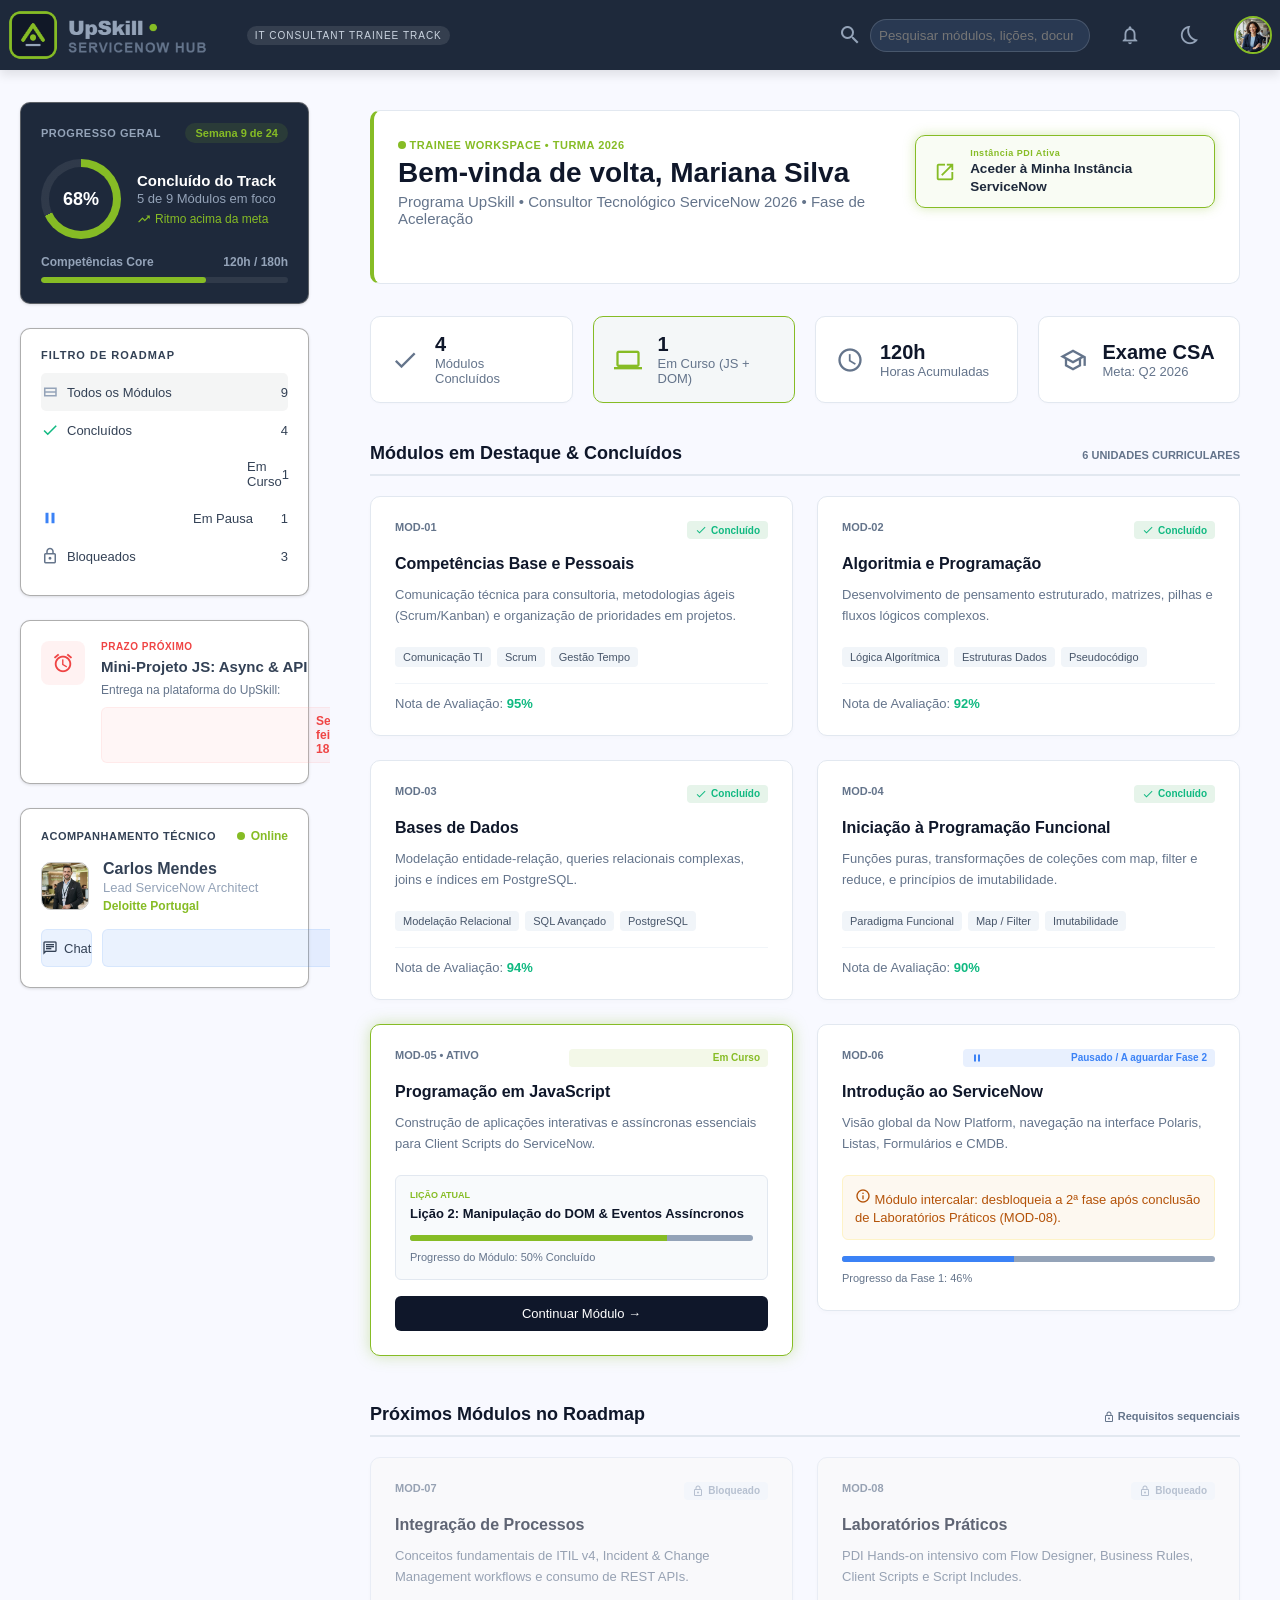
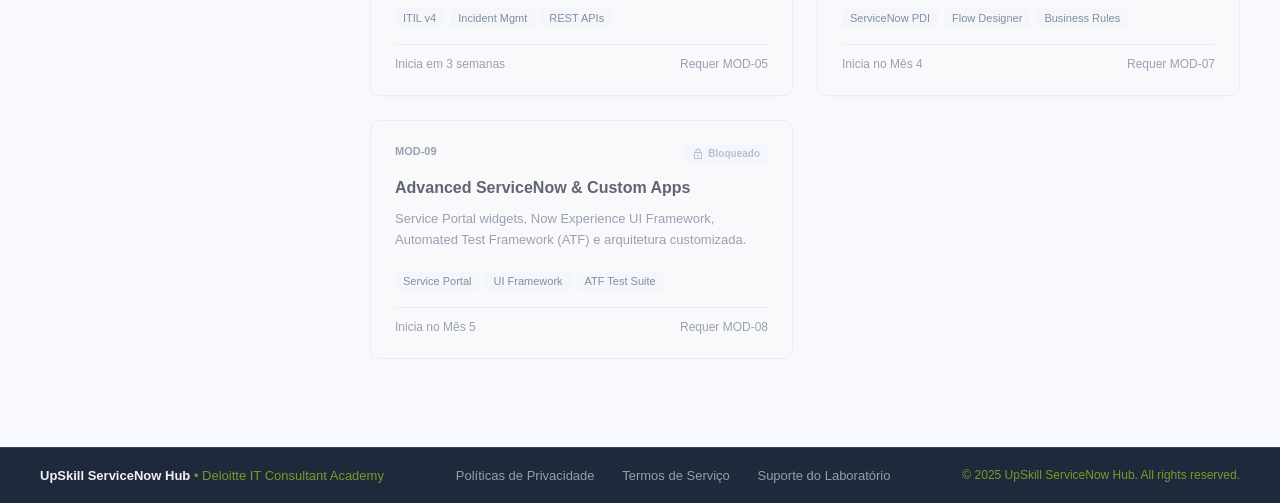
<file: index.html>
<!DOCTYPE html>
<html lang="pt">

<head>
    <meta charset="UTF-8">
    <meta name="viewport" content="width=device-width, initial-scale=1.0">
    <title>UpSkill ServiceNow Hub - Dashboard</title>
    <link rel="stylesheet" href="https://fonts.googleapis.com/icon?family=Material+Icons+Outlined">
    <link rel="stylesheet" href="style.css">
</head>

<body>
    <!-- HEADER GLOBAL -->
    <header class="header-global">
        <!-- HEADER LADO ESQUERDO -->
        <div class="header-esquerda">
            <a href="index.html" class="logo-area">
                <img class="logo-hub" src="assets/Logo-Hub.png" alt="Logo UpSkill ServiceNow Hub">
                <span class="badge-trainee">IT CONSULTANT TRAINEE TRACK</span>
            </a>
        </div>
        <!-- HEADER LADO DIREITO -->
        <div class="header-direita">
            <div class="header-direita-elementos">
                <div class="barra-pesquisa">
                    <i class="material-icons-outlined search">search</i>
                    <input type="text" placeholder="Pesquisar módulos, lições, documentação...">
                </div>
                <button class="icon-notificacao">
                    <i class="material-icons-outlined notifications">
                        notifications
                    </i>
                </button>
                <button class="icon-dark-light-mode" onclick="document.body.classList.toggle('modo-escuro') ">
                    <i class="material-icons-outlined">bedtime</i>
                </button>
            </div>

            <div class="perfil-dropdown" tabindex="0">
                <img src="assets/foto.png" alt="Foto de Perfil" class="avatar-header">
                <ul>
                    <li><a href="#"><i class="material-icons-outlined person">person</i> O Meu Perfil</a></li>
                    <li><a href="#"><i class="material-icons-outlined settings">settings</i> Defenições</a></li>
                    <li class="separador"></li>
                    <li><a href="#"><i class="material-icons-outlined door-back">door_back</i> Terminar sessão</a>
                    </li>
                </ul>
            </div>
        </div>
    </header>
    <!-- CONTAINER PRINCIPAL PARA SER USADO NO LAYOUT (CSS GRID) -->
    <div class="main-layout">
        <!-- SIDEBAR DA ESQUERDA -->
        <aside class="sidebar-lateral">
            <!-- WIDGET 1: PROGRESSO -->
            <div class="widget widget-progresso">
                <div class="progresso-topo">
                    <h3>PROGRESSO GERAL</h3>
                    <span class="badge-semana">Semana 9 de 24</span>
                </div>
                <div class="progresso-conteudo">
                    <div class="progresso-radial">
                        <span class="percentagem">68%</span>
                    </div>
                    <div class="progresso-texto-desc">
                        <h4>Concluído do Track</h4>
                        <p class="modulos-foco">5 de 9 Módulos em foco</p>
                        <p class="ritmo-status">
                            <i class="material-icons-outlined trendiing-up">trending_up</i> Ritmo acima da meta
                        </p>
                    </div>
                </div>
                <div class="progresso-base">
                    <div class="base-labels">
                        <span>Competências Core</span>
                        <span>120h / 180h</span>
                    </div>
                    <div class="barra-horizontal-container">
                        <div class="barra-horizontal-fill"></div>
                    </div>
                </div>
            </div>
            <!-- WIDGET 2: FILTROS -->
            <div class="widget widget-filtros">
                <h3>FILTRO DE ROADMAP</h3>
                <ul>
                    <li class="active"><span><i class="material-icons-outlined view-stream">view_stream</i> Todos os
                            Módulos</span> <span class="qtd">9</span></li>
                    <li><span><i class="material-icons-outlined done">done</i> Concluídos</span> <span
                            class="qtd">4</span></li>
                    <li><span><i class="material-icons-outlined play-circle">play_circle</i> Em Curso</span> <span
                            class="qtd">1</span></li>
                    <li><span><i class="material-icons-outlined pause-circle">pause_circle</i> Em Pausa</span> <span
                            class="qtd">1</span></li>
                    <li><span><i class="material-icons-outlined lock">lock</i> Bloqueados</span> <span
                            class="qtd">3</span></li>
                </ul>
            </div>
            <!-- WIDGET 3: PRAZO PRÓXIMO -->
            <div class="widget widget-prazo">
                <div class="prazo-icone-box">
                    <i class="material-icons-outlined alarm">alarm</i>
                </div>
                <div class="prazo-conteudo">
                    <span class="tag-prazo">PRAZO PRÓXIMO</span>
                    <h4>Mini-Projeto JS: Async & API</h4>
                    <p>Entrega na plataforma do UpSkill:</p>
                    <div class="badge-data-prazo">
                        <i class="material-icons-outlined calendar-month">calendar_month</i>
                        <span>Sexta-feira, 18:00</span>
                    </div>
                </div>
            </div>
            <!-- WIDGET 4: MENTOR -->
            <div class="widget widget-mentor">
                <div class="mentor-topo">
                    <h3>ACOMPANHAMENTO TÉCNICO</h3>
                    <span class="status-online">
                        <span class="ponto-verde"></span> Online
                    </span>
                </div>
                <div class="mentor-perfil-bloco">
                    <img src="assets/Carlos Mendes.jpg" alt="Carlos Mendes" class="avatar-mentor-img">
                    <div class="mentor-dados-texto">
                        <h4>Carlos Mendes</h4>
                        <p class="cargo-mentor">Lead ServiceNow Architect</p>
                        <p class="empresa-mentor">Deloitte Portugal</p>
                    </div>
                </div>
                <div class="mentor-botoes-row">
                    <button class="btn-mentor-acao">
                        <i class="material-icons-outlined chat">chat</i>
                        <span>Chat</span>
                    </button>
                    <button class="btn-mentor-acao">
                        <i class="material-icons-outlined calendar-month">calendar_month</i>
                        <span>Agenda</span>
                    </button>
                </div>
            </div>
        </aside>


        <!-- WORKPLACE DIREITA -->
        <main class="workspace-conteudo">
            <div class="caixa-standard-deloitte">
                <!-- ZONA DE BOAS-VINDAS  -->
                <div class="workplace-header">
                    <div class="boas-vindas-texto">
                        <span class="contexto-tag"><span class="ponto-verde"></span> TRAINEE WORKSPACE • TURMA
                            2026</span>
                        <h1>Bem-vinda de volta, Mariana Silva</h1>
                        <p>Programa UpSkill • Consultor Tecnológico ServiceNow 2026 • Fase de Aceleração</p>
                    </div>
                    <div class="pdi-link">
                        <a href="https://servicenow.com" target="_blank" class="btn-pdi-instancia">
                            <i class="material-icons-outlined">open_in_new</i>
                            <div class="pdi-texto-bloco">
                                <span>Instância PDI Ativa</span>
                                <strong>Aceder à Minha Instância ServiceNow</strong>
                            </div>
                        </a>
                    </div>
                </div>
            </div>
            <!--Sumário dos módulos-->
            <div class="summary-cards">
                <div class="s-card"><i class="material-icons-outlined check">check</i>
                    <div><strong>4</strong> Módulos Concluídos</div>
                </div>
                <div class="s-card-active"><i class="material-icons-outlined computer">computer</i>
                    <div><strong>1</strong> Em Curso (JS + DOM)</div>
                </div>
                <div class="s-card"><i class="material-icons-outlined schedule">schedule</i>
                    <div><strong>120h</strong> Horas Acumuladas</div>
                </div>
                <div class="s-card"><i class="material-icons-outlined school">school</i>
                    <div><strong>Exame CSA</strong> Meta: Q2 2026</div>
                </div>
            </div>

            <!-- SECÇÃO: MÓDULOS EM GRID -->
            <section class="bloco-modulos">
                <div class="bloco-header">
                    <h2>Módulos em Destaque & Concluídos</h2>
                    <span class="subtext">6 UNIDADES CURRICULARES</span>
                </div>

                <div class="grid-cards">
                    <!-- 1 - Competências Base e Pessoais -->
                    <a href="competencias-modulo.html" class="card-link">
                        <article class="card modulo-concluido">
                            <div class="card-topo"><span>MOD-01</span> <span class="badge badge-concluido">
                                    <i class="material-icons-outlined check">check</i>Concluído</span>
                            </div>
                            <h3>Competências Base e Pessoais</h3>
                            <p>Comunicação técnica para consultoria, metodologias ágeis (Scrum/Kanban) e organização de
                                prioridades em projetos.</p>
                            <div class="card-tags"><span>Comunicação TI</span> <span>Scrum</span> <span>Gestão
                                    Tempo</span>
                            </div>
                            <div class="card-nota">Nota de Avaliação: <strong>95%</strong></div>
                        </article>
                    </a>
                    <!-- 2 - Algoritmia e Programação -->
                    <a href="algoritmia-modulo.html" class="card-link">
                        <article class="card modulo-concluido">
                            <div class="card-topo"><span>MOD-02</span> <span class="badge badge-concluido">
                                    <i class="material-icons-outlined check">check</i>Concluído</span>
                            </div>
                            <h3>Algoritmia e Programação</h3>
                            <p>Desenvolvimento de pensamento estruturado, matrizes, pilhas e fluxos lógicos complexos.
                            </p>
                            <div class="card-tags"><span>Lógica Algorítmica</span> <span>Estruturas Dados</span>
                                <span>Pseudocódigo</span>
                            </div>
                            <div class="card-nota">Nota de Avaliação: <strong>92%</strong></div>
                        </article>
                    </a>
                    <!-- 3 - Bases de Dados -->
                    <a href="db-modulo.html" class="card-link">
                        <article class="card modulo-concluido">
                            <div class="card-topo"><span>MOD-03</span> <span class="badge badge-concluido">
                                    <i class="material-icons-outlined check">check</i>Concluído</span>
                            </div>
                            <h3>Bases de Dados</h3>
                            <p>Modelação entidade-relação, queries relacionais complexas, joins e índices em PostgreSQL.
                            </p>
                            <div class="card-tags"><span>Modelação Relacional</span> <span>SQL Avançado</span>
                                <span>PostgreSQL</span>
                            </div>
                            <div class="card-nota">Nota de Avaliação: <strong>94%</strong></div>
                        </article>
                    </a>
                    <!-- 4 - Iniciação à Programação Funcional -->
                    <a href="pfuncional-modulo.html" class="card-link">
                        <article class="card modulo-concluido">
                            <div class="card-topo"><span>MOD-04</span> <span class="badge badge-concluido">
                                    <i class="material-icons-outlined check">check</i>Concluído</span>
                            </div>
                            <h3>Iniciação à Programação Funcional</h3>
                            <p>Funções puras, transformações de coleções com map, filter e reduce, e princípios de
                                imutabilidade.</p>
                            <div class="card-tags"><span>Paradigma Funcional</span> <span>Map / Filter</span>
                                <span>Imutabilidade</span>
                            </div>
                            <div class="card-nota">Nota de Avaliação: <strong>90%</strong></div>
                        </article>
                    </a>
                    <!-- 5 - Programação em JavaScript (EM CURSO) -->

                    <article class="card modulo-atual">
                        <a href="js-modulo-licao1.html" class="card-link-fantasma"></a>
                        <div class="card-topo">
                            <span>MOD-05 • ATIVO</span>
                            <span class="badge badge-curso">
                                <i class="material-icons-outlined play-circle">play_circle</i>
                                Em Curso
                            </span>
                        </div>
                        <h3>Programação em JavaScript</h3>
                        <p>Construção de aplicações interativas e assíncronas essenciais para Client Scripts do
                            ServiceNow.</p>

                        <div class="licao-atual-box">
                            <span class="box-label">LIÇÃO ATUAL</span>
                            <p><strong>Lição 2: Manipulação do DOM & Eventos Assíncronos</strong></p>
                            <div class="bar-progresso-container">
                                <div class="bar-fill" style="width: 75%;"></div>
                            </div>
                            <span class="bar-text">Progresso do Módulo: 50% Concluído</span>
                        </div>
                        <a href="js-modulo-licao2.html" class="btn-continuar">Continuar Módulo →</a>
                    </article>

                    <!-- 6 - ServiceNow -->
                    <a href="servicenow-modulo.html" class="card-link">
                        <article class="card modulo-pausado">
                            <div class="card-topo"><span>MOD-06</span> <span class="badge badge-pausa">
                                    <i class="material-icons-outlined pause-circle">pause_circle</i> Pausado / A
                                    aguardar
                                    Fase 2</span>
                            </div>
                            <h3>Introdução ao ServiceNow</h3>
                            <p>Visão global da Now Platform, navegação na interface Polaris, Listas, Formulários e CMDB.
                            </p>
                            <div class="info-pausa">
                                <p><i class="material-icons-outlined info">info</i> Módulo intercalar: desbloqueia a 2ª
                                    fase
                                    após conclusão de Laboratórios Práticos
                                    (MOD-08).
                                </p>
                            </div>
                            <div class="progress-fase">
                                <div class="bar-progresso-container">
                                    <div class="bar-fill" style="width: 46%;"></div>
                                </div>
                                <span class="bar-text">Progresso da Fase 1: 46%</span>
                            </div>
                        </article>
                    </a>
                </div>
            </section>

            <!-- SECÇÃO: PRÓXIMOS MÓDULOS NO ROADMAP -->
            <section class="bloco-modulos pipeline">
                <div class="bloco-header">
                    <h2>Próximos Módulos no Roadmap</h2>
                    <span class="subtext"><i class="material-icons-outlined lock">lock</i> Requisitos sequenciais</span>
                </div>

                <div class="grid-cards">
                    <!-- 7 - Integração de Processos -->
                    <article class="card modulo-bloqueado">
                        <div class="card-topo"><span>MOD-07</span> <span class="badge badge-bloqueado"><i
                                    class="material-icons-outlined lock">lock</i>
                                Bloqueado</span>
                        </div>
                        <h3>Integração de Processos</h3>
                        <p>Conceitos fundamentais de ITIL v4, Incident & Change Management workflows e consumo de REST
                            APIs.
                        </p>
                        <div class="card-tags"><span>ITIL v4</span> <span>Incident Mgmt</span> <span>REST APIs</span>
                        </div>
                        <div class="card-footer-info"><span>Inicia em 3 semanas</span><span>Requer MOD-05</span></div>
                    </article>

                    <!-- 8 - Laboratórios Práticos -->
                    <article class="card modulo-bloqueado">
                        <div class="card-topo"><span>MOD-08</span> <span class="badge badge-bloqueado"><i
                                    class="material-icons-outlined lock">lock</i>
                                Bloqueado</span>
                        </div>
                        <h3>Laboratórios Práticos</h3>
                        <p>PDI Hands-on intensivo com Flow Designer, Business Rules, Client Scripts e Script Includes.
                        </p>
                        <div class="card-tags"><span>ServiceNow PDI</span> <span>Flow Designer</span> <span>Business
                                Rules</span></div>
                        <div class="card-footer-info"><span>Inicia no Mês 4</span><span>Requer MOD-07</span></div>
                    </article>

                    <!-- Card 9 -->
                    <article class="card modulo-bloqueado">
                        <div class="card-topo"><span>MOD-09</span> <span class="badge badge-bloqueado"><i
                                    class="material-icons-outlined lock">lock</i>
                                Bloqueado</span>
                        </div>
                        <h3>Advanced ServiceNow & Custom Apps</h3>
                        <p>Service Portal widgets, Now Experience UI Framework, Automated Test Framework (ATF) e
                            arquitetura
                            customizada.</p>
                        <div class="card-tags"><span>Service Portal</span> <span>UI Framework</span> <span>ATF Test
                                Suite</span></div>
                        <div class="card-footer-info"><span>Inicia no Mês 5</span><span>Requer MOD-08</span></div>
                    </article>
                </div>
            </section>
        </main>
    </div>
    <!-- FOOTER GLOBAL -->
    <footer class="footer-global">
        <div class="footer-esquerda"><strong>UpSkill ServiceNow Hub</strong> • Deloitte IT Consultant Academy</div>
        <div class="footer-centro">
            <a href="#">Políticas de Privacidade</a>
            <a href="#">Termos de Serviço</a>
            <a href="#">Suporte do Laboratório</a>
        </div>
        <div class="footer-direita">© 2025 UpSkill ServiceNow Hub. All rights reserved.</div>
    </footer>
</body>

</html>
</file>
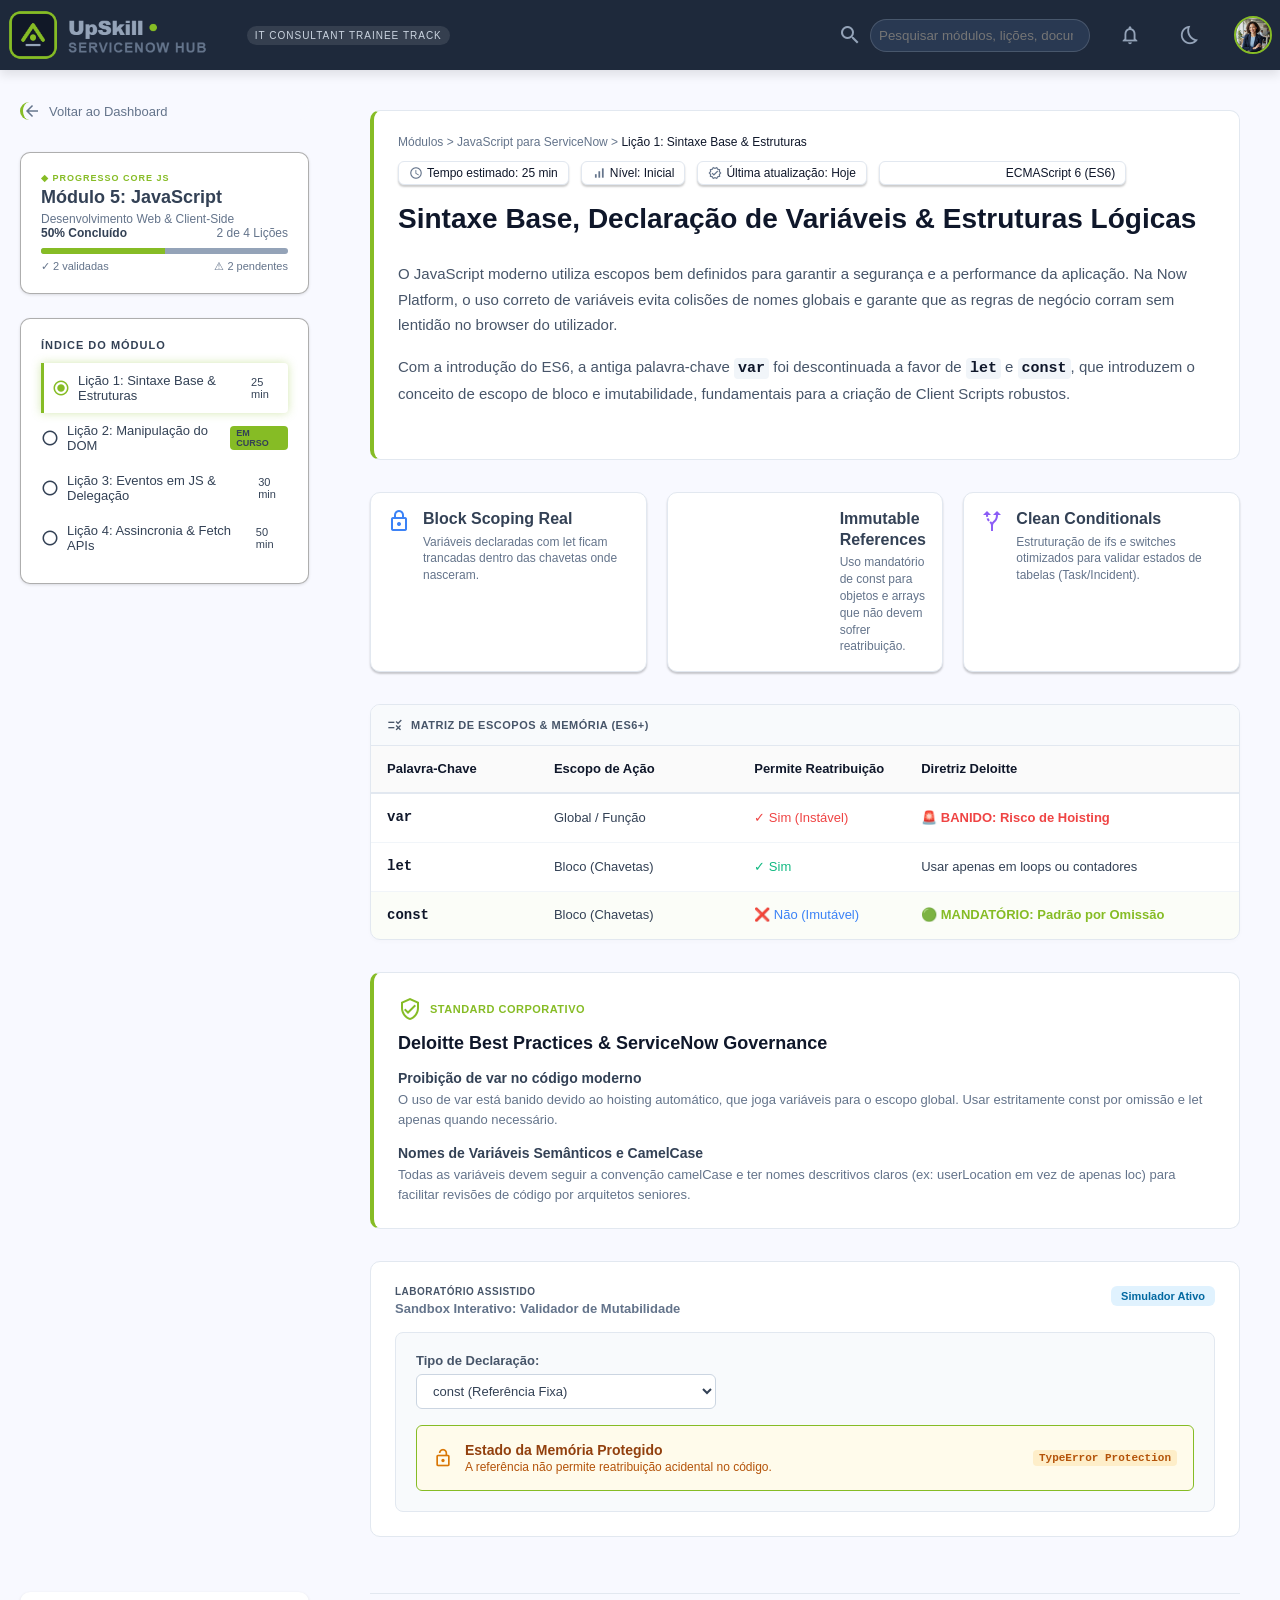
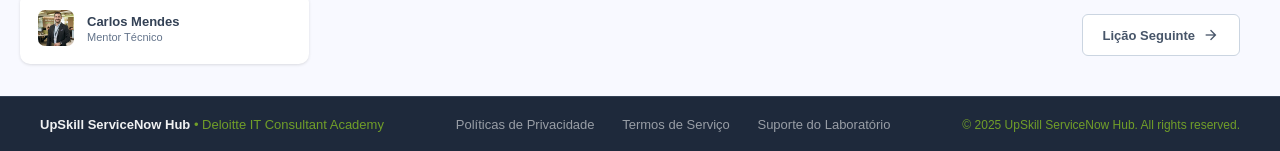
<file: js-modulo-licao1.html>
<!DOCTYPE html>
<html lang="pt">

<head>
    <meta charset="UTF-8">
    <meta name="viewport" content="width=device-width, initial-scale=1.0">
    <title>UpSkill ServiceNow Hub - Módulo JS - Lição 1</title>
    <link rel="stylesheet" href="https://fonts.googleapis.com/icon?family=Material+Icons+Outlined">
    <link rel="stylesheet" href="style.css">
</head>

<body>
    <!-- HEADER GLOBAL -->
    <header class="header-global">
        <!-- HEADER LADO ESQUERDO -->
        <div class="header-esquerda">
            <a href="index.html" class="logo-area">
                <img class="logo-hub" src="assets/Logo-Hub.png" alt="Logo UpSkill ServiceNow Hub">
                <span class="badge-trainee">IT CONSULTANT TRAINEE TRACK</span>
            </a>
        </div>
        <!-- HEADER LADO DIREITO -->
        <div class="header-direita">
            <div class="header-direita-elementos">
                <div class="barra-pesquisa">
                    <i class="material-icons-outlined search">search</i>
                    <input type="text" placeholder="Pesquisar módulos, lições, documentação...">
                </div>
                <button class="icon-notificacao">
                    <i class="material-icons-outlined notifications">
                        notifications
                    </i>
                </button>
                <button class="icon-dark-light-mode" onclick="document.body.classList.toggle('modo-escuro')">
                    <i class="material-icons-outlined">bedtime</i>
                </button>
            </div>

            <div class="perfil-dropdown" tabindex="0">
                <img src="assets/foto.png" alt="Foto de Perfil" class="avatar-header">
                <ul>
                    <li><a href="#"><i class="material-icons-outlined person">person</i> O Meu Perfil</a></li>
                    <li><a href="#"><i class="material-icons-outlined settings">settings</i> Defenições</a></li>
                    <li class="separador"></li>
                    <li><a href="#"><i class="material-icons-outlined door-back">door_back</i> Terminar sessão</a>
                    </li>
                </ul>
            </div>
        </div>
    </header>
    <!-- SIDEBAR DA ESQUERDA -->
    <div class="main-layout">
        <aside class="sidebar-lateral">

            <!-- Botão de Retorno ao Dashboard -->
            <a href="index.html" class="btn-voltar-topo">
                <i class="material-icons-outlined">arrow_back</i> Voltar ao Dashboard
            </a>

            <!-- Cabeçalho do Módulo Atual -->
            <div class="widget widget-progresso-interno">
                <span class="trilha-tag">◆ PROGRESSO CORE JS</span>
                <h2>Módulo 5: JavaScript</h2>
                <p>Desenvolvimento Web & Client-Side</p>


                <!-- Widget 1: Progresso Interno do Módulo -->

                <div class="progresso-linha-topo">
                    <strong>50% Concluído</strong>
                    <span>2 de 4 Lições</span>
                </div>
                <div class="bar-progresso-container">
                    <div class="bar-fill" style="width: 50%;"></div>
                </div>
                <div class="progresso-status-sub">
                    <span>✓ 2 validadas</span>
                    <span>⚠ 2 pendentes</span>
                </div>
            </div>

            <!-- Widget 2: Índice de Lições -->
            <div class="widget widget-filtros">
                <h3>ÍNDICE DO MÓDULO</h3>
                <ul>

                    <li class="active licao-em-curso">
                        <span>
                            <i class="material-icons-outlined text-deloitte">radio_button_checked</i>
                            Lição 1: Sintaxe Base & Estruturas
                        </span>
                        <span class="qtd text-muted">25 min</span>
                    </li>
                    <a href="js-modulo-licao2.html">
                        <li>
                            <span>
                                <i class="material-icons-outlined">radio_button_unchecked</i>
                                Lição 2: Manipulação do DOM
                            </span>
                            <span class="qtd badge-em-curso">EM CURSO</span>
                        </li>
                    </a>
                    
                    <li>
                        <span>
                            <i class="material-icons-outlined">radio_button_unchecked</i>
                            Lição 3: Eventos em JS & Delegação
                        </span>
                        <span class="qtd text-muted">30 min</span>
                    </li>

                    <li>
                        <span>
                            <i class="material-icons-outlined">radio_button_unchecked</i>
                            Lição 4: Assincronia & Fetch APIs
                        </span>
                        <span class="qtd text-muted">50 min</span>
                    </li>
                </ul>
            </div>

            <!-- Widget 3: Mentor Fixo na Base -->
            <div class="widget widget-mentor base-mentor">
                <div class="mentor-row-bloco">
                    <img src="assets/Carlos Mendes.jpg" alt="Carlos Mendes" class="mentor-avatar-img">
                    <div class="mentor-meta-dados">
                        <h4>Carlos Mendes</h4>
                        <p>Mentor Técnico</p>
                    </div>
                </div>
            </div>

        </aside>

        <!-- WORKSPACE DA DIREITA -->
        <main class="workspace-conteudo">
            <div class="caixa-standard-deloitte">

                <div class="doc-header">

                    <nav class="breadcrumbs">
                        <a href="index.html" class="bc-link">Módulos</a> &gt; JavaScript para ServiceNow &gt; <span
                            class="bc-atual">Lição 1: Sintaxe Base & Estruturas</span>
                    </nav>

                    <!-- Selos de Informação (Meta Badges) -->
                    <div class="meta-badges">
                        <span class="m-badge">
                            <i class="material-icons-outlined">schedule</i> Tempo estimado: 25 min
                        </span>
                        <span class="m-badge">
                            <i class="material-icons-outlined">signal_cellular_alt</i> Nível: Inicial
                        </span>
                        <span class="m-badge">
                            <i class="material-icons-outlined">verified</i> Última atualização: Hoje
                        </span>
                        <span class="m-badge">
                            <i class="material-icons-outlined">terminal</i> ECMAScript 6 (ES6)
                        </span>
                    </div>

                    <!-- Título Principal da Aula -->
                    <h1>Sintaxe Base, Declaração de Variáveis & Estruturas Lógicas</h1>
                </div>

                <!-- INTRODUÇÃO TEÓRICA -->
                <section class="artigo-texto">
                    <p>O JavaScript moderno utiliza escopos bem definidos para garantir a segurança e a performance da
                        aplicação. Na Now Platform, o uso correto de variáveis evita colisões de nomes globais e garante
                        que as regras de negócio corram sem lentidão no browser do utilizador.</p>
                    <p>Com a introdução do ES6, a antiga palavra-chave <code>var</code> foi descontinuada a favor de
                        <code>let</code> e <code>const</code>, que introduzem o conceito de escopo de bloco e
                        imutabilidade, fundamentais para a criação de Client Scripts robustos.
                    </p>
                </section>
            </div>
            <!-- GRELHA DE 3 DESTAQUES RÁPIDOS -->
            <div class="grelha-features">
                <!-- Card 1: Block Scoping -->
                <div class="feature-card">
                    <i class="material-icons-outlined icon-blue">lock</i>
                    <div class="feature-content">
                        <h4>Block Scoping Real</h4>
                        <p>Variáveis declaradas com let ficam trancadas dentro das chavetas onde nasceram.</p>
                    </div>
                </div>

                <!-- Card 2: Const Enforcements -->
                <div class="feature-card">
                    <i class="material-icons-outlined icon-green">shield</i>
                    <div class="feature-content">
                        <h4>Immutable References</h4>
                        <p>Uso mandatório de const para objetos e arrays que não devem sofrer reatribuição.</p>
                    </div>
                </div>

                <!-- Card 3: Logical Branching -->
                <div class="feature-card">
                    <i class="material-icons-outlined icon-purple">alt_route</i>
                    <div class="feature-content">
                        <h4>Clean Conditionals</h4>
                        <p>Estruturação de ifs e switches otimizados para validar estados de tabelas
                            (Task/Incident).</p>
                    </div>
                </div>
            </div>

            <!-- TABELA COMPARATIVA DE ESCOPOS -->
            <div class="comparativo-container">
                <div class="comparativo-header">
                    <i class="material-icons-outlined">rule</i>
                    <span>MATRIZ DE ESCOPOS & MEMÓRIA (ES6+)</span>
                </div>

                <div class="grelha-comparativa">
                    <!-- Linha 1: Títulos das Colunas -->
                    <div class="comp-linha comp-topo">
                        <div class="comp-celula">Palavra-Chave</div>
                        <div class="comp-celula">Escopo de Ação</div>
                        <div class="comp-celula">Permite Reatribuição</div>
                        <div class="comp-celula">Diretriz Deloitte</div>
                    </div>

                    <!-- Linha 2: VAR -->
                    <div class="comp-linha">
                        <div class="comp-celula font-code">var</div>
                        <div class="comp-celula">Global / Função</div>
                        <div class="comp-celula status-danger">✓ Sim (Instável)</div>
                        <div class="comp-celula recomendacao-danger">🚨 BANIDO: Risco de Hoisting</div>
                    </div>

                    <!-- Linha 3: LET -->
                    <div class="comp-linha">
                        <div class="comp-celula font-code">let</div>
                        <div class="comp-celula">Bloco (Chavetas)</div>
                        <div class="comp-celula status-success">✓ Sim</div>
                        <div class="comp-celula">Usar apenas em loops ou contadores</div>
                    </div>

                    <!-- Linha 4: CONST -->
                    <div class="comp-linha active-row">
                        <div class="comp-celula font-code">const</div>
                        <div class="comp-celula">Bloco (Chavetas)</div>
                        <div class="comp-celula status-frozen">❌ Não (Imutável)</div>
                        <div class="comp-celula recomendacao-deloitte">🟢 MANDATÓRIO: Padrão por Omissão</div>
                    </div>
                </div>
            </div>


            <!-- CAIXA STANDARD DELOITTE -->
            <div class="caixa-standard-deloitte">
                <div class="standard-header">
                    <i class="material-icons-outlined">verified_user</i>
                    <span>STANDARD CORPORATIVO</span>
                </div>

                <h3>Deloitte Best Practices & ServiceNow Governance</h3>

                <ul class="standard-lista">
                    <li>
                        <strong>Proibição de var no código moderno</strong>
                        <p>O uso de var está banido devido ao hoisting automático, que joga variáveis para o escopo
                            global. Usar estritamente const por omissão e let apenas quando necessário.</p>
                    </li>
                    <li>
                        <strong>Nomes de Variáveis Semânticos e CamelCase</strong>
                        <p>Todas as variáveis devem seguir a convenção camelCase e ter nomes descritivos claros (ex:
                            userLocation em vez de apenas loc) para facilitar revisões de código por arquitetos
                            seniores.</p>
                    </li>
                </ul>
            </div>

            <!-- SANDBOX INTERATIVO -->
            <div class="sandbox-container">
                <span class="status-simulador-badge">Simulador Ativo</span>
                <span class="sandbox-tag">LABORATÓRIO ASSISTIDO</span>
                <h3>Sandbox Interativo: Validador de Mutabilidade</h3>

                <div class="sandbox-workspace">
                    <div class="s-input-group">
                        <label>Tipo de Declaração:</label>
                        <select class="s-select">
                            <option selected>const (Referência Fixa)</option>
                            <option>let (Variável Mutável)</option>
                        </select>
                    </div>

                    <div class="urgency-alert-container bg-amber-50 border-deloitte-green">
                        <div class="alert-content">
                            <i class="material-icons-outlined text-amber">lock_open</i>
                            <div class="alert-texto-bloco">
                                <strong>Estado da Memória Protegido</strong>
                                <p>A referência não permite reatribuição acidental no código.</p>
                            </div>
                        </div>
                        <span class="aria-tag">TypeError Protection</span>
                    </div>
                </div>
            </div>

            <!-- BARRA DE NAVEGAÇÃO DA AULA -->
            <div class="navegacao-aula-footer">
                <div>
                </div>
                <a href="js-modulo-licao2.html">
                    <button class="btn-aula-nav-secundario">
                        <span>Lição Seguinte</span>
                        <i class="material-icons-outlined">arrow_forward</i>
                    </button>
                </a>
            </div>

        </main>
    </div>
    </div>
    <!-- FOOTER GLOBAL -->
    <footer class="footer-global">
        <div class="footer-esquerda"><strong>UpSkill ServiceNow Hub</strong> • Deloitte IT Consultant Academy</div>
        <div class="footer-centro">
            <a href="#">Políticas de Privacidade</a>
            <a href="#">Termos de Serviço</a>
            <a href="#">Suporte do Laboratório</a>
        </div>
        <div class="footer-direita">© 2025 UpSkill ServiceNow Hub. All rights reserved.</div>
    </footer>
</body>

</html>
</file>
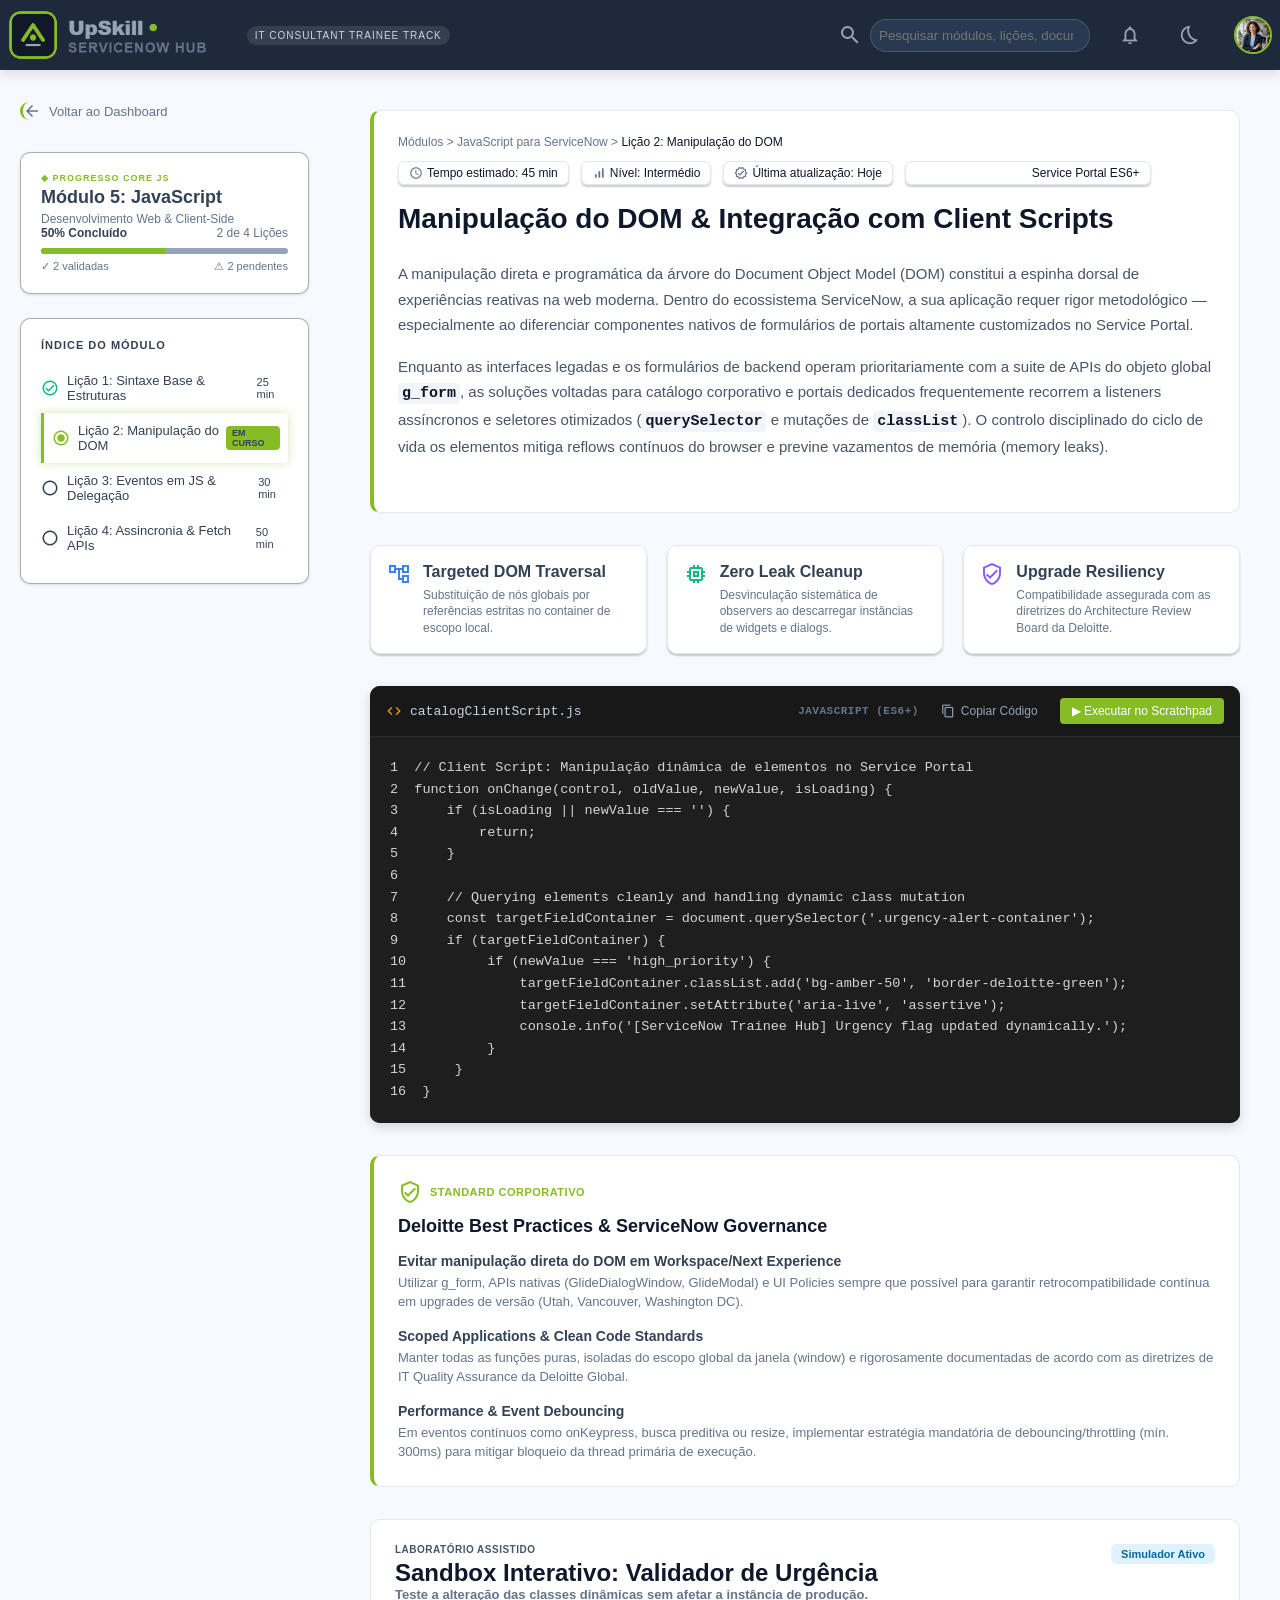
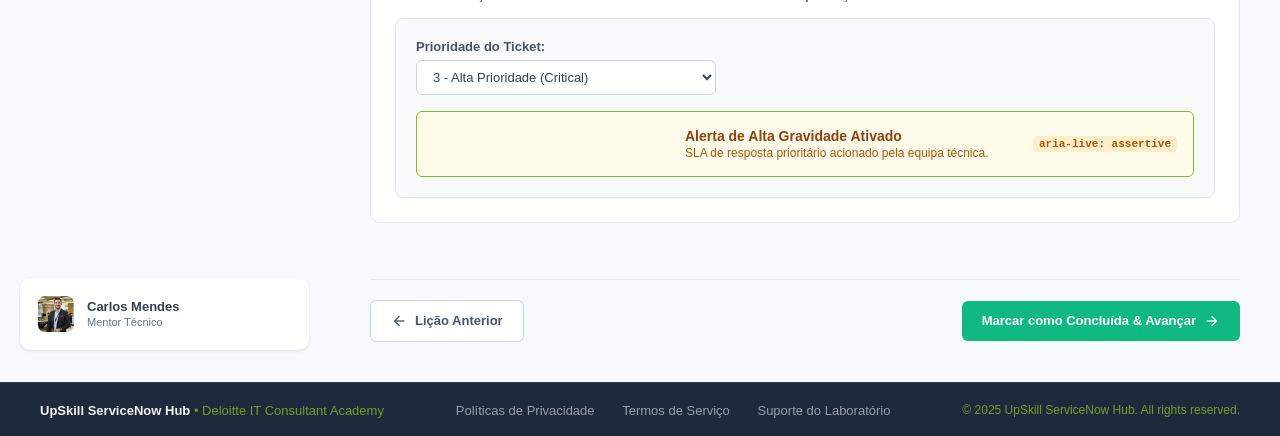
<file: js-modulo-licao2.html>
<!DOCTYPE html>
<html lang="pt">

<head>
    <meta charset="UTF-8">
    <meta name="viewport" content="width=device-width, initial-scale=1.0">
    <title>UpSkill ServiceNow Hub - Módulo JS - Lição 2</title>
    <link rel="stylesheet" href="https://fonts.googleapis.com/icon?family=Material+Icons+Outlined">
    <link rel="stylesheet" href="style.css">
</head>

<body>
    <!-- HEADER GLOBAL -->
    <header class="header-global">
        <!-- HEADER LADO ESQUERDO -->
        <div class="header-esquerda">
            <a href="index.html" class="logo-area">
                <img class="logo-hub" src="assets/Logo-Hub.png" alt="Logo UpSkill ServiceNow Hub">
                <span class="badge-trainee">IT CONSULTANT TRAINEE TRACK</span>
            </a>
        </div>
        <!-- HEADER LADO DIREITO -->
        <div class="header-direita">
            <div class="header-direita-elementos">
                <div class="barra-pesquisa">
                    <i class="material-icons-outlined search">search</i>
                    <input type="text" placeholder="Pesquisar módulos, lições, documentação...">
                </div>
                <button class="icon-notificacao">
                    <i class="material-icons-outlined notifications">
                        notifications
                    </i>
                </button>
                <button class="icon-dark-light-mode" onclick="document.body.classList.toggle('modo-escuro')">
                    <i class="material-icons-outlined">bedtime</i>
                </button>
            </div>

            <div class="perfil-dropdown" tabindex="0">
                <img src="assets/foto.png" alt="Foto de Perfil" class="avatar-header">
                <ul>
                    <li><a href="#"><i class="material-icons-outlined person">person</i> O Meu Perfil</a></li>
                    <li><a href="#"><i class="material-icons-outlined settings">settings</i> Defenições</a></li>
                    <li class="separador"></li>
                    <li><a href="#"><i class="material-icons-outlined door-back">door_back</i> Terminar sessão</a>
                    </li>
                </ul>
            </div>
        </div>
    </header>
    <!-- SIDEBAR DA ESQUERDA -->
    <div class="main-layout">
        <aside class="sidebar-lateral">

            <a href="index.html" class="btn-voltar-topo">
                <i class="material-icons-outlined">arrow_back</i> Voltar ao Dashboard
            </a>

            <!-- Cabeçalho do Módulo Atual -->
            <div class="widget widget-progresso-interno">
                <span class="trilha-tag">◆ PROGRESSO CORE JS</span>
                <h2>Módulo 5: JavaScript</h2>
                <p>Desenvolvimento Web & Client-Side</p>


                <!-- Widget 1: Progresso Interno do Módulo -->

                <div class="progresso-linha-topo">
                    <strong>50% Concluído</strong>
                    <span>2 de 4 Lições</span>
                </div>
                <div class="bar-progresso-container">
                    <div class="bar-fill" style="width: 50%;"></div>
                </div>
                <div class="progresso-status-sub">
                    <span>✓ 2 validadas</span>
                    <span>⚠ 2 pendentes</span>
                </div>
            </div>

            <!-- Widget 2: Índice de Lições -->
            <div class="widget widget-filtros">
                <h3>ÍNDICE DO MÓDULO</h3>
                <ul>
                    <a href="js-modulo-licao1.html">
                        <li class="licao-concluida">
                            <span>
                                <i class="material-icons-outlined text-success">check_circle</i>
                                Lição 1: Sintaxe Base & Estruturas
                            </span>
                            <span class="qtd text-muted">25 min</span>
                        </li>
                    </a>

                    <li class="active licao-em-curso">
                        <span>
                            <i class="material-icons-outlined text-deloitte">radio_button_checked</i>
                            Lição 2: Manipulação do DOM
                        </span>
                        <span class="qtd badge-em-curso">EM CURSO</span>
                    </li>

                    <li>
                        <span>
                            <i class="material-icons-outlined">radio_button_unchecked</i>
                            Lição 3: Eventos em JS & Delegação
                        </span>
                        <span class="qtd text-muted">30 min</span>
                    </li>

                    <li>
                        <span>
                            <i class="material-icons-outlined">radio_button_unchecked</i>
                            Lição 4: Assincronia & Fetch APIs
                        </span>
                        <span class="qtd text-muted">50 min</span>
                    </li>
                </ul>
            </div>

            <!-- Widget 3: Mentor Fixo na Base -->
            <div class="widget widget-mentor base-mentor">
                <div class="mentor-row-bloco">
                    <img src="assets/Carlos Mendes.jpg" alt="Carlos Mendes" class="mentor-avatar-img">
                    <div class="mentor-meta-dados">
                        <h4>Carlos Mendes</h4>
                        <p>Mentor Técnico</p>
                    </div>
                </div>
            </div>

        </aside>

        <!-- WORKSPACE DA DIREITA -->
        <main class="workspace-conteudo">
            <div class="caixa-standard-deloitte">

                <div class="doc-header">

                    <nav class="breadcrumbs">
                        <a href="index.html" class="bc-link">Módulos</a> &gt; JavaScript para ServiceNow &gt; <span
                            class="bc-atual">Lição 2: Manipulação do
                            DOM</span>
                    </nav>

                    <!-- Selos de Informação (Meta Badges) -->
                    <div class="meta-badges">
                        <span class="m-badge">
                            <i class="material-icons-outlined">schedule</i> Tempo estimado: 45 min
                        </span>
                        <span class="m-badge">
                            <i class="material-icons-outlined">signal_cellular_alt</i> Nível: Intermédio
                        </span>
                        <span class="m-badge">
                            <i class="material-icons-outlined">verified</i> Última atualização: Hoje
                        </span>
                        <span class="m-badge">
                            <i class="material-icons-outlined">terminal</i> Service Portal ES6+
                        </span>
                    </div>

                    <!-- Título Principal da Aula -->
                    <h1>Manipulação do DOM & Integração com Client Scripts</h1>
                </div>

                <!-- INTRODUÇÃO TEÓRICA -->
                <section class="artigo-texto">
                    <p>A manipulação direta e programática da árvore do Document Object Model (DOM) constitui a espinha
                        dorsal de experiências reativas na web moderna. Dentro do ecossistema ServiceNow, a sua
                        aplicação
                        requer rigor metodológico — especialmente ao diferenciar componentes nativos de formulários de
                        portais altamente customizados no Service Portal.</p>
                    <p>Enquanto as interfaces legadas e os formulários de backend operam prioritariamente com a suite de
                        APIs do objeto global <code>g_form</code>, as soluções voltadas para catálogo corporativo e
                        portais
                        dedicados frequentemente recorrem a listeners assíncronos e seletores otimizados
                        (<code>querySelector</code> e mutações de <code>classList</code>). O controlo disciplinado do
                        ciclo
                        de vida os elementos mitiga reflows contínuos do browser e previne vazamentos de memória (memory
                        leaks).</p>
                </section>
            </div>

            <!-- GRELHA DE 3 DESTAQUES RÁPIDOS -->
            <div class="grelha-features">
                <!-- Card 1: DOM Traversal -->
                <div class="feature-card">
                    <i class="material-icons-outlined icon-blue">account_tree</i>
                    <div class="feature-content">
                        <h4>Targeted DOM Traversal</h4>
                        <p>Substituição de nós globais por referências estritas no container de escopo local.</p>
                    </div>
                </div>

                <!-- Card 2: Zero Leak -->
                <div class="feature-card">
                    <i class="material-icons-outlined icon-green">memory</i>
                    <div class="feature-content">
                        <h4>Zero Leak Cleanup</h4>
                        <p>Desvinculação sistemática de observers ao descarregar instâncias de widgets e dialogs.</p>
                    </div>
                </div>

                <!-- Card 3: Resiliency -->
                <div class="feature-card">
                    <i class="material-icons-outlined icon-purple">verified_user</i>
                    <div class="feature-content">
                        <h4>Upgrade Resiliency</h4>
                        <p>Compatibilidade assegurada com as diretrizes do Architecture Review Board da Deloitte.</p>
                    </div>
                </div>
            </div>

            <!-- CONTENTOR DE CÓDIGO PROFISSIONAL (IDE CONTAINER) -->
            <div class="ide-container">
                <div class="ide-header">
                    <div class="ide-ficheiro">
                        <i class="material-icons-outlined">code</i>
                        <span>catalogClientScript.js</span>
                    </div>
                    <div class="ide-accoes">
                        <span class="lang-tag">JAVASCRIPT (ES6+)</span>
                        <button class="btn-ide-copiar">
                            <i class="material-icons-outlined">content_copy</i> Copiar Código
                        </button>
                        <button class="btn-ide-executar">▶ Executar no Scratchpad</button>
                    </div>
                </div>
                <div class="ide-editor">
                    <pre><code>1  // Client Script: Manipulação dinâmica de elementos no Service Portal
2  function onChange(control, oldValue, newValue, isLoading) {
3      if (isLoading || newValue === '') {
4          return;
5      }
6  
7      // Querying elements cleanly and handling dynamic class mutation
8      const targetFieldContainer = document.querySelector('.urgency-alert-container');
9      if (targetFieldContainer) {
10          if (newValue === 'high_priority') {
11              targetFieldContainer.classList.add('bg-amber-50', 'border-deloitte-green');
12              targetFieldContainer.setAttribute('aria-live', 'assertive');
13              console.info('[ServiceNow Trainee Hub] Urgency flag updated dynamically.');
14          }
15      }
16  }</code></pre>
                </div>
            </div>

            <!-- CAIXA STANDARD DELOITTE -->
            <div class="caixa-standard-deloitte">
                <div class="standard-header">
                    <i class="material-icons-outlined">verified_user</i>
                    <span>STANDARD CORPORATIVO</span>
                </div>

                <h3>Deloitte Best Practices & ServiceNow Governance</h3>

                <ul class="standard-lista">
                    <li>
                        <strong>Evitar manipulação direta do DOM em Workspace/Next Experience</strong>
                        <p>Utilizar g_form, APIs nativas (GlideDialogWindow, GlideModal) e UI Policies sempre que
                            possível
                            para garantir retrocompatibilidade contínua em upgrades de versão (Utah, Vancouver,
                            Washington
                            DC).</p>
                    </li>
                    <li>
                        <strong>Scoped Applications & Clean Code Standards</strong>
                        <p>Manter todas as funções puras, isoladas do escopo global da janela (window) e rigorosamente
                            documentadas de acordo com as diretrizes de IT Quality Assurance da Deloitte Global.</p>
                    </li>
                    <li>
                        <strong>Performance & Event Debouncing</strong>
                        <p>Em eventos contínuos como onKeypress, busca preditiva ou resize, implementar estratégia
                            mandatória de debouncing/throttling (mín. 300ms) para mitigar bloqueio da thread primária de
                            execução.</p>
                    </li>
                </ul>
            </div>

            <!-- SANDBOX INTERATIVO -->
            <div class="sandbox-container">
                <span class="status-simulador-badge">Simulador Ativo</span>
                <span class="sandbox-tag">LABORATÓRIO ASSISTIDO</span>
                <h2>Sandbox Interativo: Validador de Urgência</h2>
                <h3>Teste a alteração das classes dinâmicas sem afetar a instância de produção.</h3>

                <div class="sandbox-workspace">
                    <div class="s-input-group">
                        <label>Prioridade do Ticket:</label>
                        <select class="s-select">
                            <option>1 - Baixa (Normal)</option>
                            <option>2 - Média (Standard)</option>
                            <option selected>3 - Alta Prioridade (Critical)</option>
                        </select>
                    </div>

                    <div class="urgency-alert-container bg-amber-50 border-deloitte-green">
                        <div class="alert-content">
                            <i class="material-icons-outlined text-amber">crisis_alert</i>
                            <div class="alert-texto-bloco">
                                <strong>Alerta de Alta Gravidade Ativado</strong>
                                <p>SLA de resposta prioritário acionado pela equipa técnica.</p>
                            </div>
                        </div>
                        <span class="aria-tag">aria-live: assertive</span>
                    </div>
                </div>
            </div>

            <!-- BARRA DE NAVEGAÇÃO DA AULA -->
            <div class="navegacao-aula-footer">
                <a href="js-modulo-licao1.html">
                    <button class="btn-aula-nav-secundario">
                        <i class="material-icons-outlined">arrow_back</i>
                        <span>Lição Anterior</span>
                    </button>
                </a>
                <button class="btn-aula-nav-primario">
                    <span>Marcar como Concluída & Avançar</span>
                    <i class="material-icons-outlined">arrow_forward</i>
                </button>
            </div>

        </main>
    </div>
    </div>
    <!-- FOOTER GLOBAL -->
    <footer class="footer-global">
        <div class="footer-esquerda"><strong>UpSkill ServiceNow Hub</strong> • Deloitte IT Consultant Academy</div>
        <div class="footer-centro">
            <a href="#">Políticas de Privacidade</a>
            <a href="#">Termos de Serviço</a>
            <a href="#">Suporte do Laboratório</a>
        </div>
        <div class="footer-direita">© 2025 UpSkill ServiceNow Hub. All rights reserved.</div>
    </footer>
</body>

</html>
</file>
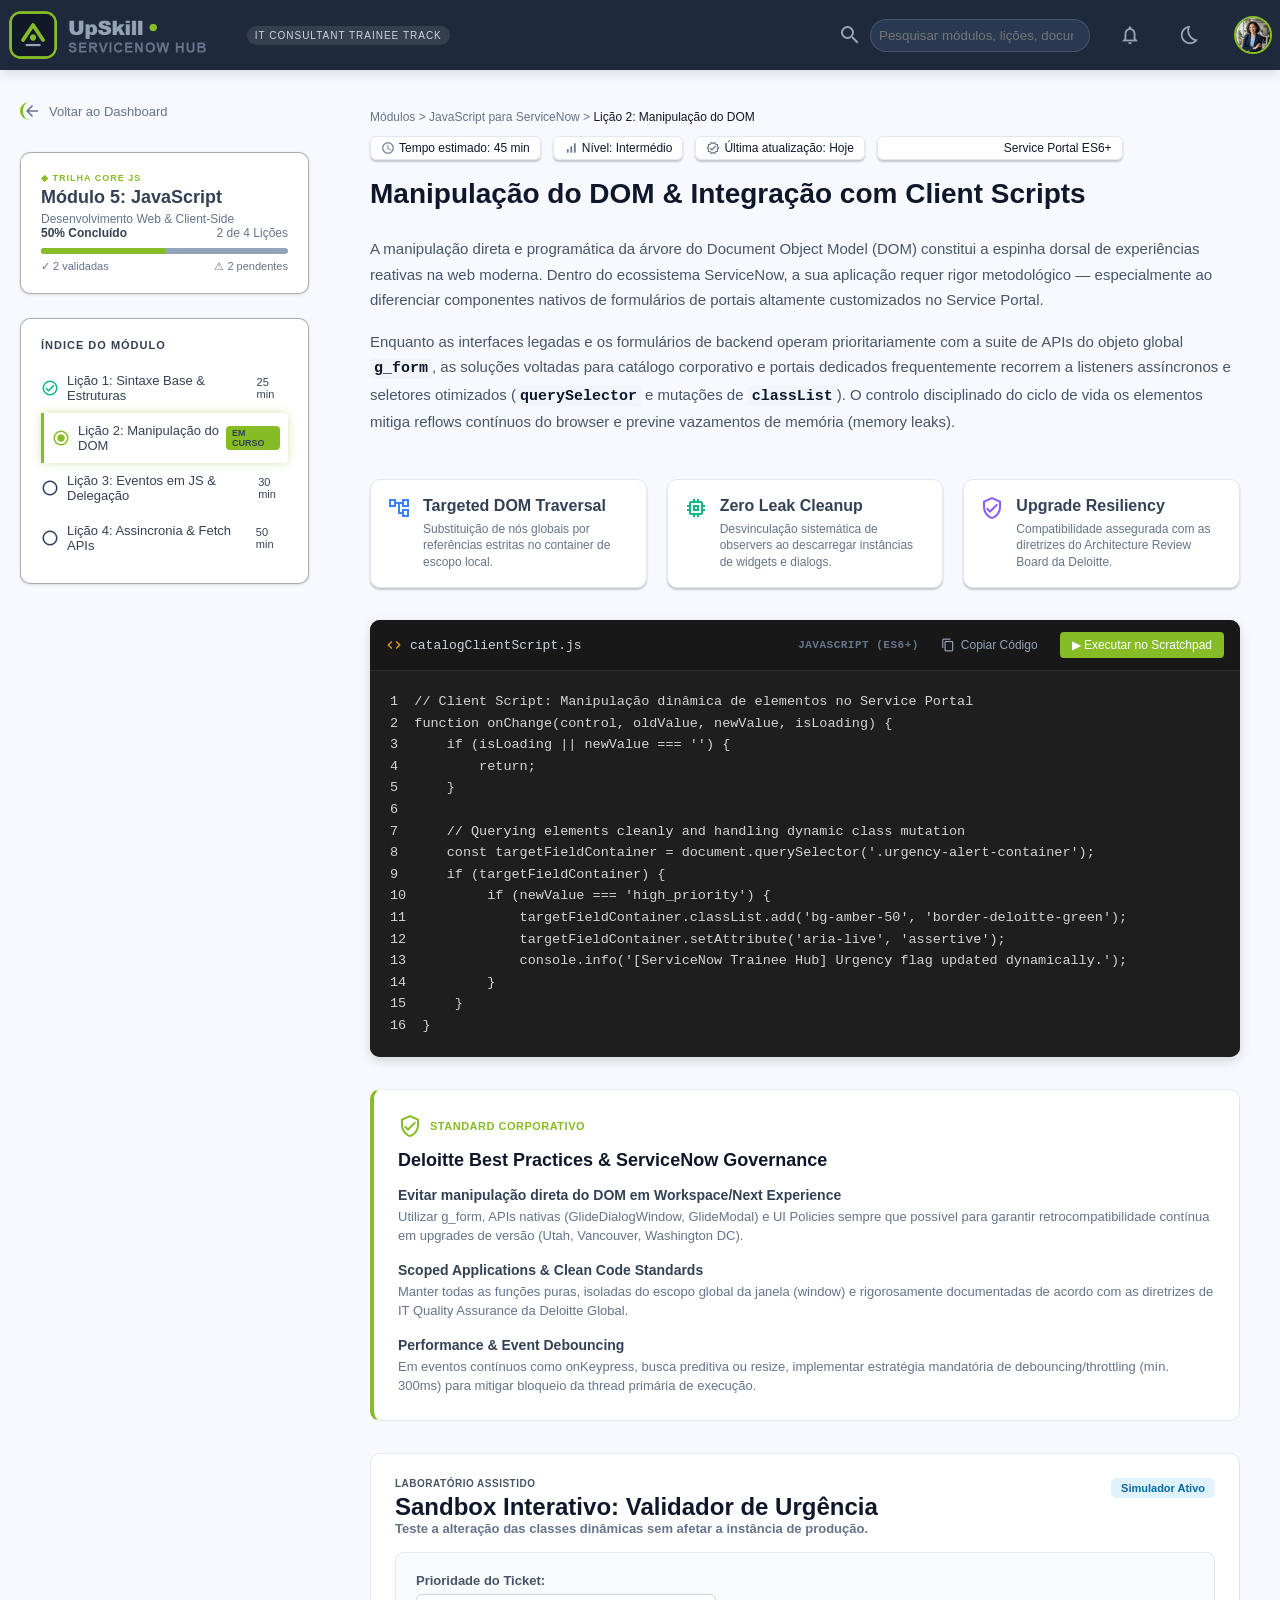
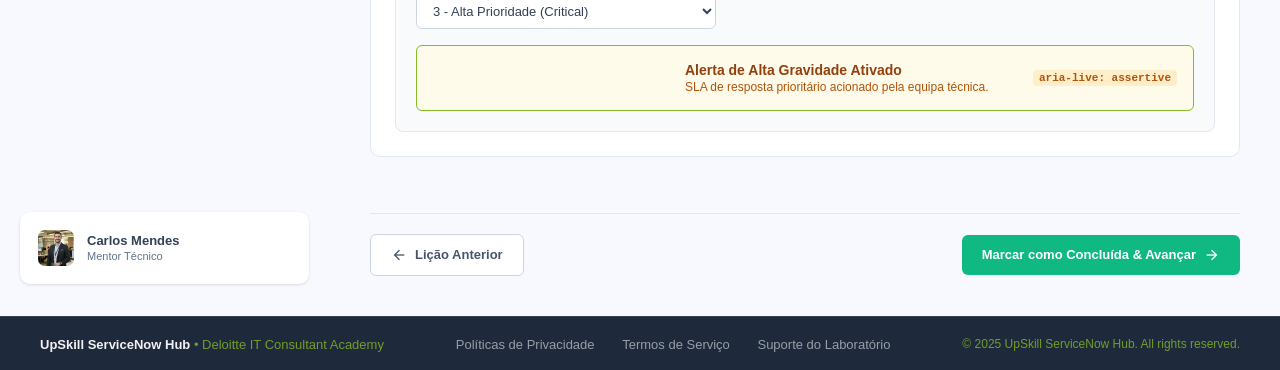
<file: js-modulo.html>
<!DOCTYPE html>
<html lang="pt">

<head>
    <meta charset="UTF-8">
    <meta name="viewport" content="width=device-width, initial-scale=1.0">
    <title>UpSkill ServiceNow Hub - Módulo JS</title>
    <link rel="stylesheet" href="https://fonts.googleapis.com/icon?family=Material+Icons+Outlined">
    <link rel="stylesheet" href="style.css">
</head>

<body>
    <!-- HEADER GLOBAL -->
    <header class="header-global">
        <!-- HEADER LADO ESQUERDO -->
        <div class="header-esquerda">
            <div class="logo-area">
                <img class="logo-hub" src="assets/Logo-Hub.png" alt="Logo UpSkill ServiceNow Hub">
                <span class="badge-trainee">IT CONSULTANT TRAINEE TRACK</span>

            </div>
        </div>
        <!-- HEADER LADO DIREITO -->
        <div class="header-direita">
            <div class="header-direita-elementos">
                <div class="barra-pesquisa">
                    <i class="material-icons-outlined search">search</i>
                    <input type="text" placeholder="Pesquisar módulos, lições, documentação...">
                </div>
                <button class="icon-notificacao">
                    <i class="material-icons-outlined notifications">
                        notifications
                    </i>
                </button>
                <button class="icon-dark-light-mode" onclick="document.body.classList.toggle('modo-escuro')">
                    <i class="material-icons-outlined">bedtime</i>
                </button>
            </div>

            <div class="perfil-dropdown" tabindex="0">
                <img src="assets/foto.png" alt="Foto de Perfil" class="avatar-header">
                <ul>
                    <li><a href="#"><i class="material-icons-outlined person">person</i> O Meu Perfil</a></li>
                    <li><a href="#"><i class="material-icons-outlined settings">settings</i> Defenições</a></li>
                    <li class="separador"></li>
                    <li><a href="#"><i class="material-icons-outlined door-back">door_back</i> Terminar sessão</a>
                    </li>
                </ul>
            </div>
        </div>
    </header>
    <!-- SIDEBAR DA ESQUERDA (ÍNDICE DO MÓDULO) -->
    <div class="main-layout">
        <aside class="sidebar-lateral">

            <!-- Botão de Retorno ao Dashboard -->
            <a href="index.html" class="btn-voltar-topo">
                <i class="material-icons-outlined">arrow_back</i> Voltar ao Dashboard
            </a>

            <!-- Cabeçalho do Módulo Atual -->
            <div class="widget widget-progresso-interno">
                <span class="trilha-tag">◆ TRILHA CORE JS</span>
                <h2>Módulo 5: JavaScript</h2>
                <p>Desenvolvimento Web & Client-Side</p>


                <!-- Widget 1: Progresso Interno do Módulo -->

                <div class="progresso-linha-topo">
                    <strong>50% Concluído</strong>
                    <span>2 de 4 Lições</span>
                </div>
                <div class="bar-progresso-container">
                    <div class="bar-fill" style="width: 50%;"></div>
                </div>
                <div class="progresso-status-sub">
                    <span>✓ 2 validadas</span>
                    <span>⚠ 2 pendentes</span>
                </div>
            </div>

            <!-- Widget 2: Índice de Lições -->
            <div class="widget widget-filtros">
                <h3>ÍNDICE DO MÓDULO</h3>
                <ul>
                    <!-- Lição Concluída -->
                    <li class="licao-concluida">
                        <span>
                            <i class="material-icons-outlined text-success">check_circle</i>
                            Lição 1: Sintaxe Base & Estruturas
                        </span>
                        <span class="qtd text-muted">25 min</span>
                    </li>

                    <!-- Lição Atual Em Curso -->
                    <li class="active licao-em-curso">
                        <span>
                            <i class="material-icons-outlined text-deloitte">radio_button_checked</i>
                            Lição 2: Manipulação do DOM
                        </span>
                        <span class="qtd badge-em-curso">EM CURSO</span>
                    </li>

                    <!-- Lições Disponíveis Próximas -->
                    <li>
                        <span>
                            <i class="material-icons-outlined">radio_button_unchecked</i>
                            Lição 3: Eventos em JS & Delegação
                        </span>
                        <span class="qtd text-muted">30 min</span>
                    </li>

                    <li>
                        <span>
                            <i class="material-icons-outlined">radio_button_unchecked</i>
                            Lição 4: Assincronia & Fetch APIs
                        </span>
                        <span class="qtd text-muted">50 min</span>
                    </li>
                </ul>
            </div>

            <!-- Widget 3: Mentor Fixo na Base -->
            <div class="widget widget-mentor base-mentor">
                <div class="mentor-row-bloco">
                    <img src="assets/Carlos Mendes.jpg" alt="Carlos Mendes" class="mentor-avatar-img">
                    <div class="mentor-meta-dados">
                        <h4>Carlos Mendes</h4>
                        <p>Mentor Técnico</p>
                    </div>
                </div>
            </div>

        </aside>

        <!-- WORKSPACE DA DIREITA (ÁREA DE CONTEÚDO TÉCNICO) -->
        <main class="workspace-conteudo">

            <!-- Zona de Título e Metadados -->
            <div class="doc-header">
                <!-- Caminho de Navegação (Breadcrumbs) -->
                <nav class="breadcrumbs">
                    Módulos &gt; JavaScript para ServiceNow &gt; <span class="bc-atual">Lição 2: Manipulação do
                        DOM</span>
                </nav>

                <!-- Selos de Informação (Meta Badges) -->
                <div class="meta-badges">
                    <span class="m-badge">
                        <i class="material-icons-outlined">schedule</i> Tempo estimado: 45 min
                    </span>
                    <span class="m-badge">
                        <i class="material-icons-outlined">signal_cellular_alt</i> Nível: Intermédio
                    </span>
                    <span class="m-badge">
                        <i class="material-icons-outlined">verified</i> Última atualização: Hoje
                    </span>
                    <span class="m-badge">
                        <i class="material-icons-outlined">terminal</i> Service Portal ES6+
                    </span>
                </div>

                <!-- Título Principal da Aula -->
                <h1>Manipulação do DOM & Integração com Client Scripts</h1>
            </div>

            <!-- INTRODUÇÃO TEÓRICA -->
            <section class="artigo-texto">
                <p>A manipulação direta e programática da árvore do Document Object Model (DOM) constitui a espinha
                    dorsal de experiências reativas na web moderna. Dentro do ecossistema ServiceNow, a sua aplicação
                    requer rigor metodológico — especialmente ao diferenciar componentes nativos de formulários de
                    portais altamente customizados no Service Portal.</p>
                <p>Enquanto as interfaces legadas e os formulários de backend operam prioritariamente com a suite de
                    APIs do objeto global <code>g_form</code>, as soluções voltadas para catálogo corporativo e portais
                    dedicados frequentemente recorrem a listeners assíncronos e seletores otimizados
                    (<code>querySelector</code> e mutações de <code>classList</code>). O controlo disciplinado do ciclo
                    de vida os elementos mitiga reflows contínuos do browser e previne vazamentos de memória (memory
                    leaks).</p>
            </section>

            <!-- GRELHA DE 3 DESTAQUES RÁPIDOS -->
            <div class="grelha-features">
                <!-- Card 1: DOM Traversal -->
                <div class="feature-card">
                    <i class="material-icons-outlined icon-blue">account_tree</i>
                    <div class="feature-content">
                        <h4>Targeted DOM Traversal</h4>
                        <p>Substituição de nós globais por referências estritas no container de escopo local.</p>
                    </div>
                </div>

                <!-- Card 2: Zero Leak -->
                <div class="feature-card">
                    <i class="material-icons-outlined icon-green">memory</i>
                    <div class="feature-content">
                        <h4>Zero Leak Cleanup</h4>
                        <p>Desvinculação sistemática de observers ao descarregar instâncias de widgets e dialogs.</p>
                    </div>
                </div>

                <!-- Card 3: Resiliency -->
                <div class="feature-card">
                    <i class="material-icons-outlined icon-purple">verified_user</i>
                    <div class="feature-content">
                        <h4>Upgrade Resiliency</h4>
                        <p>Compatibilidade assegurada com as diretrizes do Architecture Review Board da Deloitte.</p>
                    </div>
                </div>
            </div>

            <!-- CONTENTOR DE CÓDIGO PROFISSIONAL (IDE CONTAINER) -->
            <div class="ide-container">
                <div class="ide-header">
                    <div class="ide-ficheiro">
                        <i class="material-icons-outlined">code</i>
                        <span>catalogClientScript.js</span>
                    </div>
                    <div class="ide-accoes">
                        <span class="lang-tag">JAVASCRIPT (ES6+)</span>
                        <button class="btn-ide-copiar">
                            <i class="material-icons-outlined">content_copy</i> Copiar Código
                        </button>
                        <button class="btn-ide-executar">▶ Executar no Scratchpad</button>
                    </div>
                </div>
                <div class="ide-editor">
                    <pre><code>1  // Client Script: Manipulação dinâmica de elementos no Service Portal
2  function onChange(control, oldValue, newValue, isLoading) {
3      if (isLoading || newValue === '') {
4          return;
5      }
6  
7      // Querying elements cleanly and handling dynamic class mutation
8      const targetFieldContainer = document.querySelector('.urgency-alert-container');
9      if (targetFieldContainer) {
10          if (newValue === 'high_priority') {
11              targetFieldContainer.classList.add('bg-amber-50', 'border-deloitte-green');
12              targetFieldContainer.setAttribute('aria-live', 'assertive');
13              console.info('[ServiceNow Trainee Hub] Urgency flag updated dynamically.');
14          }
15      }
16  }</code></pre>
                </div>
            </div>

            <!-- CAIXA STANDARD DELOITTE -->
            <div class="caixa-standard-deloitte">
                <div class="standard-header">
                    <i class="material-icons-outlined">verified_user</i>
                    <span>STANDARD CORPORATIVO</span>
                </div>

                <h3>Deloitte Best Practices & ServiceNow Governance</h3>

                <ul class="standard-lista">
                    <li>
                        <strong>Evitar manipulação direta do DOM em Workspace/Next Experience</strong>
                        <p>Utilizar g_form, APIs nativas (GlideDialogWindow, GlideModal) e UI Policies sempre que
                            possível
                            para garantir retrocompatibilidade contínua em upgrades de versão (Utah, Vancouver,
                            Washington
                            DC).</p>
                    </li>
                    <li>
                        <strong>Scoped Applications & Clean Code Standards</strong>
                        <p>Manter todas as funções puras, isoladas do escopo global da janela (window) e rigorosamente
                            documentadas de acordo com as diretrizes de IT Quality Assurance da Deloitte Global.</p>
                    </li>
                    <li>
                        <strong>Performance & Event Debouncing</strong>
                        <p>Em eventos contínuos como onKeypress, busca preditiva ou resize, implementar estratégia
                            mandatória de debouncing/throttling (mín. 300ms) para mitigar bloqueio da thread primária de
                            execução.</p>
                    </li>
                </ul>
            </div>

            <!-- SANDBOX INTERATIVO (SIMULADOR DE URGÊNCIA) -->
            <div class="sandbox-container">
                <span class="status-simulador-badge">Simulador Ativo</span>
                <span class="sandbox-tag">LABORATÓRIO ASSISTIDO</span>
                <h2>Sandbox Interativo: Validador de Urgência</h2>
                <h3>Teste a alteração das classes dinâmicas sem afetar a instância de produção.</h3>

                <div class="sandbox-workspace">
                    <div class="s-input-group">
                        <label>Prioridade do Ticket:</label>
                        <select class="s-select">
                            <option>1 - Baixa (Normal)</option>
                            <option>2 - Média (Standard)</option>
                            <option selected>3 - Alta Prioridade (Critical)</option>
                        </select>
                    </div>

                    <div class="urgency-alert-container bg-amber-50 border-deloitte-green">
                        <div class="alert-content">
                            <i class="material-icons-outlined text-amber">crisis_alert</i>
                            <div class="alert-texto-bloco">
                                <strong>Alerta de Alta Gravidade Ativado</strong>
                                <p>SLA de resposta prioritário acionado pela equipa técnica.</p>
                            </div>
                        </div>
                        <span class="aria-tag">aria-live: assertive</span>
                    </div>
                </div>
            </div>

            <!-- BARRA DE NAVEGAÇÃO DA AULA (FOOTER INTERNO) -->
            <div class="navegacao-aula-footer">
                <button class="btn-aula-nav-secundario">
                    <i class="material-icons-outlined">arrow_back</i>
                    <span>Lição Anterior</span>
                </button>
                <button class="btn-aula-nav-primario">
                    <span>Marcar como Concluída & Avançar</span>
                    <i class="material-icons-outlined">arrow_forward</i>
                </button>
            </div>

        </main>
    </div>
    </div>
    <!-- FOOTER GLOBAL -->
    <footer class="footer-global">
        <div class="footer-esquerda"><strong>UpSkill ServiceNow Hub</strong> • Deloitte IT Consultant Academy</div>
        <div class="footer-centro">
            <a href="#">Políticas de Privacidade</a>
            <a href="#">Termos de Serviço</a>
            <a href="#">Suporte do Laboratório</a>
        </div>
        <div class="footer-direita">© 2025 UpSkill ServiceNow Hub. All rights reserved.</div>
    </footer>
</body>

</html>
</file>
<file: style.css>
/* DESIGN SYSTEM (VARIÁVEIS) & RESET*/
:root {
    /* Cores de Identidade (Deloitte & ServiceNow) */
    --verde-deloitte: #86BC25;
    --verde-glow: rgba(134, 188, 37, 0.35);
    --cinza-servicenow: #293E40;
    
    /* Paleta de Cores do Layout */
    --bg-header: #1e293b;        
    --bg-sidebar: #0f172a;       
    --bg-main: #f8f9ff;          
    --bg-card: #ffffff;          
    --texto-principal: #334155;
    --texto-mutado: #64748b;
    
    /* Estados dos Módulos */
    --cor-concluido: #10b981;    
    --cor-curso: #86BC25;        
    --cor-pausa: #3b82f6;        
    --cor-bloqueado: #94a3b8;    
    
    /* Estrutura */
    --fonte-principal: 'Inter', 'Segoe UI', sans-serif;
    --raio-borda: 10px;
    --transicao: all 0.3s ease;
}


* {
    margin: 0;
    padding: 0;
    box-sizing: border-box;
}

body {
    font-family: var(--fonte-principal);
    background-color: var(--bg-main);
    color: var(--texto-principal);
    min-height: 100vh;
    display: flex;
    flex-direction: column;
}

a {
    text-decoration: none;
    color: inherit;
}

.workspace-conteudo{
    color: white;
}

/* HEADER GLOBAL*/
.header-global {
    background-color: var(--bg-header);
    color: #ffffff;
    height: 70px;
    padding: 0 8px;
    display: flex;
    justify-content: space-between;
    align-items: center;
    position: sticky;
    top: 0;
    z-index: 100;
    box-shadow: 0 5px 10px rgba(0,0,0,0.1);
    width: 100%;
}

.header-esquerda {
    display: flex;
    align-items: center;
    gap: 8px; 
}

.logo-area {
    display: flex;
    align-items: center;
    justify-content: start;
    gap: 40px;
}

.logo-hub{
    height: 60px;
    width: auto;
    object-fit: contain;
}

.badge-trainee {
    font-size: 10px;
    background-color: #ffffff1a;
    padding: 4px 8px;
    border-radius: 10px;
    letter-spacing: 1px;
    color: #cbd5e1;
}

.header-direita {
    display: flex;
    align-items: center;
    gap: 8px;
}

.header-direita-elementos {
    display: flex;
    gap: 20px;
    padding-right: 16px;
}

.header-direita-elementos i {
    font-size: 24px;
    color: #94a3b8;
    transition: var(--transicao);
    font-weight: 500;
    padding: 0px 8px;
    background-color: none
}
.icon-notificacao, .icon-dark-light-mode {
    background: none;             
    border: none;                 
    color: #ffffff;               
    cursor: pointer;              
    width: 40px;                  
    height: 40px;                 
    border-radius: 20%;           
    display: flex;                
    align-items: center;
    justify-content: center;
    transition: var(--transicao); 
}

.icon-notificacao:hover, .icon-dark-light-mode:hover {
    background-color: #ffffff26;
}

.icon-notificacao i, .icon-dark-light-mode i {
    font-size: 22px;
    line-height: 1;
}

.perfil-dropdown:hover, .header-direita-elementos a.active {
    color: #ffffff;
}

.header-direita-elementos a.active {
    border-bottom: 2px solid var(--verde-deloitte);
    padding-bottom: 4px;
}

.barra-pesquisa {
    position: relative;
    display: flex;
    align-items: center;
}

.barra-pesquisa input {
    background-color: #3a50736d;
    border: 1px solid #ffffff26;
    color: #ffffff;
    padding: 8px 16px 8px 8px;
    border-radius: 20px;
    width: 220px;
    outline: none;
    transition: var(--transicao);
}

.barra-pesquisa input:focus {
    width: 260px;
    background-color: #3a5073c6;
    border-color: var(--verde-deloitte);
}

.avatar-header {
    width: 38px;
    height: 38px;
    border-radius: 50%;
    border: 2px solid var(--verde-deloitte);
    object-fit: cover;
    background-color: var(--cinza-servicenow);
}

.perfil-dropdown {
    position: relative;
    cursor: pointer;
    display: flex;
    align-items: center;
    outline: none;
}

.avatar-header {
    width: 38px;
    height: 38px;
    border-radius: 50%;
    border: 2px solid var(--verde-deloitte);
    object-fit: cover;
    background-color: var(--cinza-servicenow);
}


.perfil-dropdown ul {
    position: absolute;
    right: 0;
    top: 48px;
    background-color: #ffffff;
    border-radius: var(--raio-borda);
    width: 190px;
    box-shadow: 0 4px 12px #00000033;
    list-style: none;
    padding: 8px 0;
    
    display: none;
    z-index: 200;
}

.perfil-dropdown:focus-within ul {
    display: block;
}

.perfil-dropdown ul li a {
    display: flex;
    align-items: center;
    gap: 10px;
    padding: 10px 16px;
    color: var(--texto-principal);
    font-size: 14px;
    transition: var(--transicao);
    text-align: left;
    width: 100%;
}

.perfil-dropdown ul li a:hover {
    background-color: #f1f5f9;
    color: var(--verde-deloitte);
}

.perfil-dropdown ul li a i {
    font-size: 18px;
    vertical-align: middle;
    padding-right: 8px;
}

.perfil-dropdown ul li.separador {
    height: 1px;
    background-color: #e2e8f0;
    margin: 6px 0;
    list-style: none;
}

/* STRUCTURAL MAIN LAYOUT */
.main-layout {
    background-color: var(--bg-main);
    display: grid;
    grid-template-columns: 330px 1fr; 
    flex: 1;
    width: 100%;
}

/* SIDEBAR LATERAL*/

.sidebar-lateral {
    background-color: none;
    color: #cbd5e1;
    padding: 32px 20px;
    display: flex;
    flex-direction: column;
    gap: 24px;
    border-right: 1px solid #ffffff0d; 
}

.widget {
    background-color: #ffffff;
    border-radius: var(--raio-borda);
    padding: 20px;
    border: 1px solid #808080a2;
    width: 100%;
    box-shadow: 0 1px 3px #0000001f; 
}

/* WIDGET PROGRESSO */
.widget-progresso {
    border-radius: var(--raio-borda);
    padding: 20px;
    display: flex;
    flex-direction: column;
    gap: 16px;
    width: 100%;
    background-color: var(--bg-header);
}

.progresso-topo {
    display: flex;
    justify-content: space-between;
    align-items: center;
    width: 100%;
}

.progresso-topo h3 {
    font-size: 11px;
    font-weight: 700;
    letter-spacing: 0.5px;
    color: var(--cor-bloqueado);
}

.badge-semana {
    font-size: 11px;
    font-weight: 600;
    background-color: #86bc251f; 
    color: var(--verde-deloitte);
    padding: 4px 10px;
    border-radius: 12px;
}

.progresso-conteudo {
    display: flex;
    align-items: center;
    gap: 16px;
}

.progresso-radial {
    width: 80px;
    height: 80px;
    border-radius: 50%;
    background: conic-gradient(var(--verde-deloitte) 68%, #ffffff14 0);
    display: flex;
    justify-content: center;
    align-items: center;
    flex-shrink: 0;
}

.progresso-radial .percentagem {
    background-color: var(--bg-header);
    width: 64px;
    height: 64px;
    border-radius: 50%;
    display: flex;
    justify-content: center;
    align-items: center;
    font-size: 18px;
    font-weight: 700;
    color: #ffffff;
}


.progresso-texto-desc h4 {
    font-size: 15px;
    font-weight: 600;
    color: #ffffff;
    margin-bottom: 2px;
}

.modulos-foco {
    font-size: 13px;
    color: var(--bg-header);
    margin-bottom: 6px;
    color: var(--cor-bloqueado);
}

.ritmo-status {
    font-size: 12px;
    color: var(--verde-deloitte);
    font-weight: 500;
    display: flex;
    align-items: center;
    gap: 4px;
}

.ritmo-status i {
    font-size: 14px; 
}

.progresso-base {
    display: flex;
    flex-direction: column;
    gap: 8px;
    width: 100%;
}

.base-labels {
    display: flex;
    justify-content: space-between;
    font-size: 12px;
    font-weight: 600;
    color: var(--cor-bloqueado);
}

.barra-horizontal-container {
    background-color: #ffffff14;
    height: 6px;
    border-radius: 3px;
    width: 100%;
    overflow: hidden;
}

.barra-horizontal-fill {
    background-color: var(--verde-deloitte);
    height: 100%;
    width: 66.6%;
    border-radius: 3px;
}

/* WIDGET FILTROS */

.widget-filtros {
    background-color: #ffffff;
}
.widget-filtros h3 {
    font-size: 11px;
    letter-spacing: 1px;
    color: var(--texto-principal);
    margin-bottom: 12px;
}

.widget-filtros ul {
    list-style: none;
}

.widget-filtros li {
    display: flex;
    justify-content: space-between;
    align-items: center;
    padding: 10px 0;
    font-size: 13px;
    cursor: pointer;
    transition: var(--transicao);
    color: var(--texto-mutado);
}


.widget-filtros li:hover, 
.widget-filtros li.active {
    color: var(--bg-header);
    background-color: #0f172a0b;
    border-radius: 5px;
    transition: var(--transicao);
}

.widget-filtros li span {
    display: flex;
    align-items: center;
    gap: 8px;
}

.widget-filtros li span i {
    font-size: 16px;
    vertical-align: middle;
}

.widget-filtros li .view-stream { color: #94a3b8; }
.widget-filtros li .done { color: #10b981; }
.widget-filtros li .play-circle { color: var(--verde-deloitte); }
.widget-filtros li .pause-circle { color: #3b82f6; }
.widget-filtros li .lock { color: #64748b; }


/* WIDGET PRAZO */
.widget-prazo {
    background-color: #ffffff;
    border-radius: var(--raio-borda);
    padding: 20px;
    width: 100%;
    display: flex;
    align-items: flex-start;
    gap: 16px;
}


.prazo-icone-box {
    width: 44px;
    height: 44px;
    background-color: #fca5a526; 
    border-radius: 8px;
    display: flex;
    align-items: center;
    justify-content: center;
    flex-shrink: 0; 
}

.prazo-icone-box i {
    color: #ef4444; 
    font-size: 22px;
}

.prazo-conteudo {
    display: flex;
    flex-direction: column;
    width: 100%;
}

.tag-prazo {
    font-size: 10px;
    font-weight: 700;
    color: #ef4444; 
    letter-spacing: 0.5px;
    margin-bottom: 4px;
}

.prazo-conteudo h4 {
    font-size: 15px;
    font-weight: 600;
    color: var(--texto-principal);
    line-height: 1.4;
    margin-bottom: 6px;
}

.prazo-conteudo p {
    font-size: 12px;
    color: var(--texto-mutado);
    margin-bottom: 10px;
}

.badge-data-prazo {
    background-color: #fca5a51a; 
    border: 1px solid #fca5a526;
    padding: 6px 12px;
    border-radius: 6px;
    display: flex;
    align-items: center;
    gap: 6px;
    align-self: flex-start;
}

.badge-data-prazo i {
    font-size: 14px;
    color: #ef4444;
}

.badge-data-prazo span {
    font-size: 12px;
    font-weight: 600;
    color: #ef4444;
}

/* WIDGET MENTOR */

.widget-mentor {
    background-color: #ffffff;
    padding: 20px;
    width: 100%;
    display: flex;
    flex-direction: column;
    gap: 16px;
}

.mentor-topo {
    display: flex;
    justify-content: space-between;
    align-items: center;
    width: 100%;
}

.mentor-topo h3 {
    font-size: 11px;
    font-weight: 700;
    letter-spacing: 0.5px;
    color: var(--texto-principal);
}

.status-online {
    font-size: 12px;
    font-weight: 600;
    color: var(--verde-deloitte);
    display: flex;
    align-items: center;
    gap: 6px;
}

.ponto-verde {
    width: 8px;
    height: 8px;
    background-color: var(--verde-deloitte);
    border-radius: 50%;
    display: inline-block;
}

.mentor-perfil-bloco {
    display: flex;
    align-items: center;
    gap: 14px;
}

.avatar-mentor-img {
    width: 48px;
    height: 48px;
    border-radius: 10px; 
    object-fit: cover;
    border: 1px solid #0000003a;
}

.mentor-dados-texto h4 {
    font-size: 16px;
    font-weight: 600;
    color: var(--texto-principal);
    line-height: 1.2;
    margin-bottom: 2px;
}

.cargo-mentor {
    font-size: 13px;
    color: var(--cor-bloqueado);
    line-height: 1.3;
}

.empresa-mentor {
    font-size: 12px;
    font-weight: 600;
    color: var(--verde-deloitte);
    margin-top: 2px;
}

.mentor-botoes-row {
    display: flex;
    gap: 10px;
    width: 100%;
}

.btn-mentor-acao {
    flex: 1;
    background-color: #3b83f61b;
    border: 1px solid #3b83f61b;
    color: var(--texto-principal);
    padding: 10px 0;
    border-radius: 6px;
    font-size: 13px;
    font-weight: 500;
    cursor: pointer;
    transition: var(--transicao);
    display: flex;
    align-items: center;
    justify-content: center;
    gap: 6px;
}

.btn-mentor-acao:hover {
    background-color: #3b83f630;
    border-color: #87bc2578;
    transform: translateY(-2px);
}

.btn-mentor-acao i {
    font-size: 16px;
    line-height: 1;
}

/* WORKSPACE CONTEÚDO (DIREITA) & KPIs*/
.workspace-conteudo {
    padding: 40px;
    max-width: 1400px;
    width: 100%;
    margin: 0 auto;
}

.workplace-header {
    display: flex;
    justify-content: space-between;
    align-items: flex-start;
    margin-bottom: 32px;
}

.contexto-tag {
    font-size: 11px;
    font-weight: 700;
    letter-spacing: 0.5px;
    color: var(--verde-deloitte);
}

.boas-vindas-texto h1 {
    font-size: 28px;
    font-weight: 700;
    margin: 4px 0;
    color: #0f172a;
}

.boas-vindas-texto p {
    color: var(--texto-mutado);
    font-size: 15px;
}

.pdi-link {
    display: flex;
    align-items: center;
}


.btn-pdi-instancia {
    background-color: #86bc250d; 
    border: 1px solid var(--verde-deloitte);
    border-radius: var(--raio-borda);
    padding: 12px 18px;
    display: flex;
    align-items: center;
    gap: 14px;
    color: #0f172a;
    transition: var(--transicao);
    text-decoration: none;
    box-shadow: 0 0 12px var(--verde-glow); 
}


.btn-pdi-instancia:hover {
    background-color: #86bc251a; 
    transform: translateY(-2px);
    box-shadow: 0 0 16px rgba(134, 188, 37, 0.5);
}


.btn-pdi-instancia i {
    font-size: 22px;
    color: var(--verde-deloitte);
    flex-shrink: 0;
}

.pdi-texto-bloco {
    display: flex;
    flex-direction: column;
    text-align: left;
}

.pdi-texto-bloco span {
    font-size: 9px;
    font-weight: 700;
    color: var(--verde-deloitte);
    letter-spacing: 0.5px;
    margin-bottom: 2px;
}

.pdi-texto-bloco strong {
    font-size: 13.5px;
    font-weight: 600;
    color: #1e293b;
    line-height: 1.3;
}

body.modo-escuro .btn-pdi-instancia {
    background-color: #ffffff ;
}

/* CARTÕES DE SUMÁRIO */
.summary-cards {
    display: flex;
    gap: 20px;
    margin-bottom: 40px;
}

.s-card, .s-card-active {
    flex: 1;
    background-color: #ffffff;
    border: 1px solid #e2e8f0;
    padding: 16px 20px;
    border-radius: var(--raio-borda);
    display: flex;
    align-items: center;
    gap: 16px;
    box-shadow: 0 1px 3px #00000005; 
}


.s-card-active {
    border-color: var(--verde-deloitte);
    background-color: #86bc2508; 
}

.summary-cards i {
    font-size: 28px;
    color: var(--texto-mutado);
}

.s-card-active i {
    color: var(--verde-deloitte);
}

.summary-cards strong {
    font-size: 20px;
    display: block;
    color: #0f172a;
}

.summary-cards div {
    font-size: 13px;
    color: var(--texto-mutado);
}

body.modo-escuro .s-card-active {
    background-color: #ffffff ;
}

/* GRELHA DE CARTÕES DOS MÓDULOS */
.card-link {
    color: inherit;         
    text-decoration: none;  
    display: flex;          
    flex-direction: column; 
    width: 100%;            
    height: 100%;           
}
.bloco-modulos {
    margin-bottom: 48px;
}

.bloco-header {
    display: flex;
    justify-content: space-between;
    align-items: baseline;
    margin-bottom: 20px;
    border-bottom: 2px solid #e2e8f0;
    padding-bottom: 10px;
}

.bloco-header h2 {
    font-size: 18px;
    color: #0f172a;
    font-weight: 600;
}

.subtext {
    font-size: 11px;
    font-weight: bold;
    color: var(--texto-mutado);
}

.grid-cards {
    display: grid;
    grid-template-columns: repeat(auto-fit, minmax(320px, 1fr));
    gap: 24px;
}

.card {
    background-color: var(--bg-card);
    border: 1px solid #e2e8f0;
    border-radius: var(--raio-borda);
    padding: 24px;
    display: flex;
    flex-direction: column;
    box-shadow: 0 2px 4px #00000005;
    transition: var(--transicao);
    position: relative;
}

.card:hover {
    transform: translateY(-4px);
    box-shadow: 0 4px 12px #0000000d;
}

.card-topo {
    display: flex;
    justify-content: space-between;
    font-size: 11px;
    font-weight: bold;
    color: var(--texto-mutado);
    margin-bottom: 14px;
}

.badge {
    padding: 3px 8px;
    border-radius: 4px;
    font-size: 10px;
    display: flex;
    align-items: center;
    gap: 4px;
    font-weight: 600;
}

.badge i {
    font-size: 12px;
}

.badge-concluido { background-color: #e6f4ea; color: var(--cor-concluido); }
.badge-curso { background-color: #86bc251a; color: var(--cor-curso); }
.badge-pausa { background-color: #e8f0fe; color: var(--cor-pausa); }
.badge-bloqueado { background-color: #f1f5f9; color: var(--cor-bloqueado); }

.card h3 {
    font-size: 16px;
    font-weight: 600;
    color: #0f172a;
    margin-bottom: 10px;
    line-height: 1.4;
}

.card p {
    font-size: 13px;
    color: var(--texto-mutado);
    line-height: 1.6;
    margin-bottom: 20px;
}

.card-tags {
    display: flex;
    flex-wrap: wrap;
    gap: 6px;
    margin-top: auto;
    margin-bottom: 16px;
}

.card-tags span {
    font-size: 11px;
    background-color: #f1f5f9;
    padding: 4px 8px;
    border-radius: 4px;
    color: #475569;
}

.card-nota {
    font-size: 13px;
    border-top: 1px solid #f1f5f9;
    padding-top: 12px;
    color: var(--texto-mutado);
}

.card-nota strong {
    color: var(--cor-concluido);
}

.card-link-fantasma {
    position: absolute;
    top: 0;
    left: 0;
    width: 100%;
    height: 100%;
    z-index: 1; 
}

.card-topo, .licao-atual-box, h3, p {
    position: relative;
    z-index: 2;
    pointer-events: none; 
}

.modulo-atual {
    border-color: var(--verde-deloitte);
    box-shadow: 0 0 15px var(--verde-glow);
}

.licao-atual-box {
    background-color: #f8fafc;
    border: 1px solid #e2e8f0;
    padding: 14px;
    border-radius: 6px;
    margin-bottom: 16px;
}

.box-label {
    font-size: 9px;
    font-weight: bold;
    color: var(--verde-deloitte);
    display: block;
    margin-bottom: 4px;
}

.licao-atual-box p {
    margin-bottom: 10px;
    color: #0f172a;
}


.bar-progresso-container {
    background-color: var(--cor-bloqueado);
    height: 6px;
    border-radius: 3px;
    overflow: hidden;
    margin-bottom: 6px;
}

.bar-fill {
    background-color: var(--verde-deloitte);
    height: 100%;
}

.bar-text {
    font-size: 11px;
    color: var(--texto-mutado);
}


.btn-continuar {
    position: relative;
    z-index: 3;
    display: block;
    background-color: #0f172a;
    color: #ffffff;
    text-align: center;
    padding: 10px 0;
    border-radius: 6px;
    font-size: 13px;
    font-weight: 500;
    text-decoration: none;
    transition: var(--transicao);
}

.btn-continuar:hover {
    background-color: var(--verde-deloitte);
    transform: scale(0.99);
}

.info-pausa {
    background-color: #fdf8f0;
    border: 1px solid #fef3c7;
    padding: 12px;
    border-radius: 6px;
    font-size: 12px;
    color: #b45309;
    margin-bottom: 16px;
    display: flex;
    align-items: flex-start;
    gap: 8px;
}

.info-pausa p {
    margin-bottom: 0;
    color: #b45309;
    line-height: 1.4;
}

.info-pausa i {
    font-size: 16px;
}

.modulo-pausado .bar-fill {
    background-color: var(--cor-pausa);
}

/* ROADMAP PIPELINE */
.pipeline .card {
    opacity: 0.65; 
    background-color: #fafafa;
}

.pipeline i {
    font-size: 12px;
    vertical-align: middle;
}

.card-footer-info {
    display: flex;
    justify-content: space-between;
    font-size: 12px;
    color: var(--texto-mutado);
    border-top: 1px solid #e2e8f0;
    padding-top: 12px;
    margin-top: auto;
}

/* FOOTER GLOBAL */
.footer-global {
    background-color: var(--bg-header);
    border-top: 1px solid var(--texto-principal);
    color: #87bc25cb;
    padding: 20px 40px;
    font-size: 13px;
    display: flex;
    justify-content: space-between;
    align-items: center;
    margin-top: auto; 
    width: 100%;
}

.footer-esquerda strong {
    color: #ffffffef;
    font-weight: 600;
}

.footer-centro a {
    margin: 0 12px;
    color: #ffffff8b;
    transition: var(--transicao);
}

.footer-centro a:hover {
    color: var(--verde-deloitte);
}

.footer-direita {
    font-size: 12px;
}

/* RESPONSIVIDADE */

/* AJUSTES PARA TABLETS (Ecrãs até 1024px) */
@media screen and (max-width: 1024px) {
    .main-layout {
        grid-template-columns: 240px 1fr; 
    }
    
    .prazo-icone-box{
        display: none;
    }
    
    .mentor-perfil-bloco{
        display: flex;
        flex-direction: column;
    }
    .summary-cards {
        flex-wrap: wrap;
    }
    
    .s-card, .s-card-active {
        flex: calc(50% - 10px); 
    }
}

/* --- AJUSTES PARA SMARTPHONES (Ecrãs até 768px) --- */
@media screen and (max-width: 768px) {
    
    header, .header-global {
        height: auto;
        padding: 16px;
        flex-direction: column; 
        gap: 16px;
        justify-content: center;
    }
    
    .header-esquerda {
        flex-direction: column;
        gap: 12px;
        text-align: center;

    }
    .header-esquerda .badge-trainee{
        display: none;
    }
    .nav-links {
        display: none;
    }
    
    .header-direita {
        width: 100%;
        justify-content: center;
    }
    
    .barra-pesquisa input {
        width: 160px; 
    }
    
    .barra-pesquisa input:focus {
        width: 190px;
    }

    
    .main-layout {
        grid-template-columns: 1fr; 
    }
    
    .sidebar-lateral {
        border-right: none;
        border-bottom: 1px solid #ffffff0d; 
        width: 100%;
    }

    /* Workspace Conteúdo */
    .workspace-conteudo {
        padding: 24px 16px; 
    }
    
    .workplace-header {
        flex-direction: column; 
        gap: 20px;
        align-items: flex-start;
    }

    /* Cartões de Sumário e Módulos */
    .summary-cards {
        gap: 12px;
    }
    
    .s-card, .s-card-active {
        flex: 100%; 
    }
    
    .grid-cards {
        grid-template-columns: 1fr; 
        gap: 16px;
    }
    
    /* Footer Global */
    .footer-global {
        flex-direction: column;
        gap: 12px;
        text-align: center;
        padding: 20px;
    }
    
    .footer-centro {
        display: flex;
        flex-direction: column;
        gap: 8px;
    }
}

/* SIDEBAR LATERAL DE LIÇÕES */

.btn-voltar-topo {
    display: flex;
    align-items: center;
    gap: 8px;
    font-size: 13px;
    color: var(--texto-mutado);
    text-decoration: none;
    margin-bottom: 8px;
    transition: var(--transicao);
    border-radius: var(--raio-borda);
    background-color: var(--bg-main);
    border-left: 3px solid var(--verde-deloitte);
}

.btn-voltar-topo:hover {
    color: var(--texto-principal);
}

.btn-voltar-topo i {
    font-size: 18px;
}


.trilha-tag {
    font-size: 9px;
    font-weight: 700;
    color: var(--verde-deloitte);
    letter-spacing: 1px;
    display: block;
    margin-bottom: 4px;
}

/* Widget 1: Progresso Interno */


.widget-progresso-interno  h2 {
    color: var(--texto-principal);
    font-size: 18px;
    font-weight: 600;
    margin: 0;
}

.widget-progresso-interno  p {
    font-size: 12px;
    color: #64748b;
    margin: 4px 0 0 0;
}

.progresso-linha-topo {
    display: flex;
    justify-content: space-between;
    font-size: 12px;
    margin-bottom: 8px;
}

.progresso-linha-topo strong {
    color: var(--texto-principal);
}

.progresso-linha-topo span {
    color: #64748b;
}

.pb-75 {
    width: 75%;
}

.progresso-status-sub {
    display: flex;
    justify-content: space-between;
    font-size: 11px;
    margin-top: 6px;
    color: #64748b;
}

/* Widget 2: Lista do Índice de Lições */
.widget-filtros ul li {
    display: flex;
    justify-content: space-between;
    align-items: center;
    padding: 10px 0;
    font-size: 13px;
    color: #94a3b8;
}

.widget-filtros ul li span {
    color: var(--texto-principal);
    display: flex;
    align-items: center;
    gap: 8px;
}

.widget-filtros ul li span i {
    font-size: 18px;
    vertical-align: middle;
}


.text-success { color: #10b981; }
.text-deloitte { color: var(--verde-deloitte); }
.text-muted { color: #64748b; background: none; font-size: 11px; }


.widget-filtros ul li.licao-em-curso {
    padding: 10px 8px;
    color: #ffffff;
    background-color: #ffffff0a;
    border-left: 3px solid var(--verde-deloitte);
    border-radius: 0 4px 4px 0;
    box-shadow: 0 0 10px var(--verde-glow);
}

.badge-em-curso {
    background-color: var(--verde-deloitte);
    color: #ffffff;
    font-size: 9px;
    padding: 2px 6px;
    border-radius: 4px;
    font-weight: 700;
}

/* Widget 3: Mentor Fixo na Base */
.base-mentor {
    margin-top: auto;
    background-color: #ffffff;
    border-radius: var(--raio-borda);
    padding: 16px;
    border: 1px solid #ffffff0d;
}

.mentor-row-bloco {
    display: flex;
    gap: 12px;
    align-items: center;
}

.mentor-avatar-img {
    width: 38px;
    height: 38px;
    border-radius: 8px;
    object-fit: cover;
    border: 1px solid #ffffff1a;
}

.mentor-meta-dados h4 {
    color: var(--texto-principal);
    font-size: 13px;
    margin: 0;
    font-weight: 600;
}

.mentor-meta-dados p {
    font-size: 11px;
    color: #64748b;
    margin: 2px 0 0 0;
}

/* WORKSPACE & CABEÇALHO TÉCNICO */

.workspace-conteudo {
    padding: 40px;
    background-color: var(--bg-main);
    width: 100%;
    display: flex;
    flex-direction: column;
}


.doc-header {
    margin-bottom: 24px;
    display: flex;
    flex-direction: column;
    width: 100%;
}


.breadcrumbs {
    font-size: 12px;
    color: var(--texto-mutado);
    margin-bottom: 12px;
}

.breadcrumbs .bc-atual {
    color: #0f172a;
    font-weight: 500;
}


.meta-badges {
    display: flex;
    gap: 12px;
    margin-bottom: 16px;
    flex-wrap: wrap; 
}


.m-badge {
    font-size: 12px;
    background-color: #ffffff;
    border: 1px solid #e2e8f0;
    padding: 4px 10px;
    border-radius: 6px;
    color: var(--bg-sidebar);
    display: flex;
    align-items: center;
    gap: 4px;
    box-shadow: 0 2px 2px #00000034;
}

.m-badge i {
    font-size: 14px;
    color: #64748b;
}

.doc-header h1 {
    font-size: 28px;
    font-weight: 700;
    color: #0f172a;
    margin: 0;
    line-height: 1.3;
}

/* TEXTO TEÓRICO & GRELHA DE DESTAQUES */

.artigo-texto {
    font-size: 15px;
    color: #475569;
    line-height: 1.7;
    margin-bottom: 28px;
}

.artigo-texto p {
    margin-bottom: 16px;
}

.artigo-texto code {
    font-family: monospace;
    background-color: #f1f5f9;
    padding: 2px 4px;
    border-radius: 4px;
    font-weight: 600;
    color: #0f172a;
}


.grelha-features {
    display: grid;
    grid-template-columns: repeat(auto-fit, minmax(250px, 1fr));
    gap: 20px;
    margin-bottom: 32px;
    width: 100%;
}


.feature-card {
    background-color: #ffffff;
    border: 1px solid #e2e8f0;
    box-shadow: 0 2px 2px #00000034;
    padding: 16px;
    border-radius: var(--raio-borda);
    display: flex;
    gap: 12px;
    align-items: flex-start;
}


.feature-card i {
    font-size: 24px;
    flex-shrink: 0;
}

.icon-blue { color: #3b82f6; }
.icon-green { color: #10b981; }
.icon-purple { color: #8b5cf6; }


.feature-content {
    display: flex;
    flex-direction: column;
}

.feature-content h4 {
    font-size: 16px;
    font-weight: 600;
    margin: 0 0 4px 0;
    color: var(--texto-principal);
    line-height: 1.3;
}

.feature-content p {
    font-size: 12px;
    color: var(--texto-mutado);
    margin: 0;
    line-height: 1.4;
}

/* CONTENTOR DO EDITOR DE CÓDIGO - IDE */

.ide-container {
    background-color: #1e1e1e;
    border-radius: var(--raio-borda);
    overflow: hidden;
    margin-bottom: 32px;
    box-shadow: 0 4px 12px rgba(0, 0, 0, 0.15);
    width: 100%;
}

.ide-header {
    background-color: #181818;
    padding: 12px 16px;
    display: flex;
    justify-content: space-between;
    align-items: center;
    border-bottom: 1px solid #2d2d2d;
}

.ide-ficheiro {
    display: flex;
    align-items: center;
    gap: 8px;
    color: #cbd5e1;
    font-size: 13px;
    font-family: monospace;
}

.ide-ficheiro i {
    color: #f59e0b;
    font-size: 16px;
}

.ide-accoes {
    display: flex;
    align-items: center;
    gap: 12px;
}

.lang-tag {
    font-size: 11px;
    color: #64748b;
    font-weight: 700;
    font-family: monospace;
    letter-spacing: 0.5px;
}

.ide-accoes button {
    font-family: var(--fonte-principal);
    font-size: 12px;
    font-weight: 500;
    cursor: pointer;
    transition: var(--transicao);
    display: flex;
    align-items: center;
    gap: 6px;
}

.btn-ide-copiar {
    background: none;
    border: none;
    color: #94a3b8;
    padding: 6px 10px;
    border-radius: 4px;
}

.btn-ide-copiar:hover {
    background-color: #2d2d2d;
    color: #ffffff;
}

.btn-ide-copiar i {
    font-size: 14px;
}

.btn-ide-executar {
    background-color: var(--verde-deloitte);
    border: none;
    color: #ffffff;
    padding: 6px 12px;
    border-radius: 4px;
}

.btn-ide-executar:hover {
    background-color: #76a71e; 
    transform: translateY(-1px);
}

.ide-editor {
    padding: 20px;
    overflow-x: auto; 
    background-color: #1e1e1e;
}

.ide-editor pre {
    margin: 0;
}

.ide-editor code {
    font-family: 'Consolas', 'Courier New', monospace;
    font-size: 13.5px;
    color: #d4d4d4;
    line-height: 1.6;
}


/* CAIXA STANDARD DELOITTE */

.caixa-standard-deloitte {
    background-color: #ffffff;
    border: 1px solid #e2e8f0;
    border-left: 4px solid var(--verde-deloitte); 
    border-radius: var(--raio-borda);
    padding: 24px;
    margin-bottom: 32px;
}

.standard-header {
    display: flex;
    align-items: center;
    gap: 8px;
    font-size: 11px;
    font-weight: 700;
    color: var(--verde-deloitte);
    margin-bottom: 12px;
    letter-spacing: 0.5px;
}

.caixa-standard-deloitte h3 {
    font-size: 18px;
    color: #0f172a;
    margin: 0 0 16px 0;
    font-weight: 600;
}

.standard-lista {
    list-style: none;
    padding: 0;
    margin: 0;
    display: flex;
    flex-direction: column;
    gap: 16px;
}

.standard-lista li strong {
    font-size: 14px;
    color: #334155;
    display: block;
    margin-bottom: 4px;
}

.standard-lista li p {
    font-size: 13px;
    color: var(--texto-mutado);
    margin: 0;
    line-height: 1.5;
}

/* SANDBOX INTERATIVO*/

.sandbox-container {
    background-color: #ffffff;
    border: 1px solid #e2e8f0;
    border-radius: var(--raio-borda);
    padding: 24px;
    margin-bottom: 32px;
    position: relative; 
}

.sandbox-tag {
    font-size: 10px;
    font-weight: 700;
    color: #475569;
    display: block;
    margin-bottom: 4px;
    letter-spacing: 0.5px;
}

.sandbox-container h2 {
    font-size: 24px;
    color: #0f172a;
    font-weight: 600;
}

.sandbox-container h3 {
    font-size: 13px;
    color: var(--texto-mutado);
    margin: 0 0 16px 0;
    font-weight: 600;
}

.status-simulador-badge {
    position: absolute;
    right: 24px;
    top: 24px;
    background-color: #e0f2fe;
    color: #0369a1;
    font-size: 11px;
    font-weight: 600;
    padding: 4px 10px;
    border-radius: 6px;
}


.sandbox-workspace {
    background-color: #f8fafc;
    border: 1px solid #e2e8f0;
    padding: 20px;
    border-radius: 8px;
    display: flex;
    flex-direction: column;
    gap: 16px;
}

.s-input-group {
    display: flex;
    flex-direction: column;
    gap: 6px;
    max-width: 300px;
}

.s-input-group label {
    font-size: 13px;
    font-weight: 600;
    color: #475569;
}

.s-select {
    padding: 8px 12px;
    border-radius: 6px;
    border: 1px solid #cbd5e1;
    background-color: #ffffff;
    outline: none;
    font-size: 13px;
    color: #334155;
}

.urgency-alert-container {
    padding: 16px;
    border-radius: 6px;
    border: 1px solid transparent;
    display: flex;
    justify-content: space-between;
    align-items: center;
}

.bg-amber-50 { background-color: #fffbeb; }
.border-deloitte-green { border-color: var(--verde-deloitte); }

.alert-content {
    display: flex;
    gap: 12px;
    align-items: center;
}

.alert-content i.text-amber {
    font-size: 20px;
    color: #d97706; 
}

.alert-texto-bloco strong {
    font-size: 14px;
    color: #92400e;
    display: block;
    margin-bottom: 2px;
}

.alert-texto-bloco p {
    font-size: 12px;
    color: #b45309;
    margin: 0;
}


.aria-tag {
    font-size: 11px;
    font-family: monospace;
    background-color: #f59e0b26;
    color: #b45309;
    padding: 2px 6px;
    border-radius: 4px;
    font-weight: 600;
}

/* BARRA DE NAVEGAÇÃO DA AULA */

.navegacao-aula-footer {
    display: flex;
    justify-content: space-between;
    align-items: center;
    margin-top: 24px;
    padding-top: 20px;
    border-top: 1px solid #e2e8f0;
    width: 100%;
}

.btn-aula-nav-primario, 
.btn-aula-nav-secundario {
    padding: 12px 20px;
    border-radius: 6px;
    font-size: 13px;
    font-weight: 600;
    cursor: pointer;
    display: flex;
    align-items: center;
    gap: 8px;
    transition: var(--transicao);
}


.btn-aula-nav-secundario {
    background-color: #ffffff;
    border: 1px solid #cbd5e1;
    color: #475569;
}

.btn-aula-nav-secundario:hover {
    background-color: #f1f5f9;
    color: #0f172a;
}


.btn-aula-nav-primario {
    background-color: var(--cor-concluido);
    border: none;
    color: #ffffff;
}

.btn-aula-nav-primario:hover {
    background-color: #059669; 
    transform: translateY(-1px);
}

.btn-aula-nav-primario i, 
.btn-aula-nav-secundario i {
    font-size: 16px;
    line-height: 1;
}

/* INTERRUPTOR DE MODO ESCURO */

body.modo-escuro .workspace-conteudo {
    background-color: #6565657a  ;
  
}

body.modo-escuro .sidebar-lateral {
    background-color: #6565657a ;

}

body.modo-escuro .main-layout {
    background-color: #656565 ;

}

body.modo-escuro .icon-dark-light-mode i {
    color: #ffffff ;
    transition: color 0.3s ease;
}


/* MATRIZ COMPARATIVA DE ESCOPOS*/

.comparativo-container {
    background-color: #ffffff;
    border: 1px solid #e2e8f0;
    border-radius: var(--raio-borda);
    overflow: hidden;
    margin-bottom: 32px;
    box-shadow: 0 2px 4px #00000005;
    width: 100%;
}

.comparativo-header {
    background-color: #f8fafc;
    padding: 12px 16px;
    display: flex;
    align-items: center;
    gap: 8px;
    font-size: 11px;
    font-weight: 700;
    color: #475569;
    border-bottom: 1px solid #e2e8f0;
    letter-spacing: 0.5px;
}

.comparativo-header i {
    font-size: 16px;
    color: var(--texto-mutated);
}

.grelha-comparativa {
    display: flex;
    flex-direction: column;
    width: 100%;
}

.comp-linha {
    display: grid;
    grid-template-columns: 1fr 1.2fr 1fr 2fr;
    border-bottom: 1px solid #f1f5f9;
    align-items: center;
}

.comp-linha:last-child {
    border-bottom: none;
}

.comp-celula {
    padding: 14px 16px;
    font-size: 13px;
    color: #334155;
    line-height: 1.4;
}

.comp-topo {
    background-color: #fafafa;
    font-weight: 600;
    color: #0f172a;
    border-bottom: 2px solid #e2e8f0;
}

.comp-topo .comp-celula {
    color: #0f172a;
}


.font-code {
    font-family: monospace;
    font-weight: 600;
    font-size: 14px;
    color: #0f172a;
}

.status-danger { color: #ef4444; font-weight: 500; }
.status-success { color: #10b981; font-weight: 500; }
.status-frozen { color: #3b82f6; font-weight: 500; }

.recomendacao-danger { color: #ef4444; font-weight: 600; }
.recomendacao-deloitte { color: var(--verde-deloitte); font-weight: 600; }


.comp-linha.active-row {
    background-color: #86bc2508; 
}

/* COMPATIBILIDADE COM O MODO ESCURO */
body.modo-escuro .comparativo-container {
    background-color: var(--bg-sidebar-dark);
    border-color: #334155;
}

body.modo-escuro .comparativo-header {
    background-color: #1e293b;
    border-color: #334155;
    color: #94a3b8;
}

body.modo-escuro .comp-topo {
    background-color: #1e293b;
    border-color: #334155;
}

body.modo-escuro .comp-linha {
    border-color: #334155;
}

body.modo-escuro .comp-celula,
body.modo-escuro .font-code {
    color: #f1f5f9;
}

body.modo-escuro .comp-linha.active-row {
    background-color: #86bc2514; 
}
</file>
